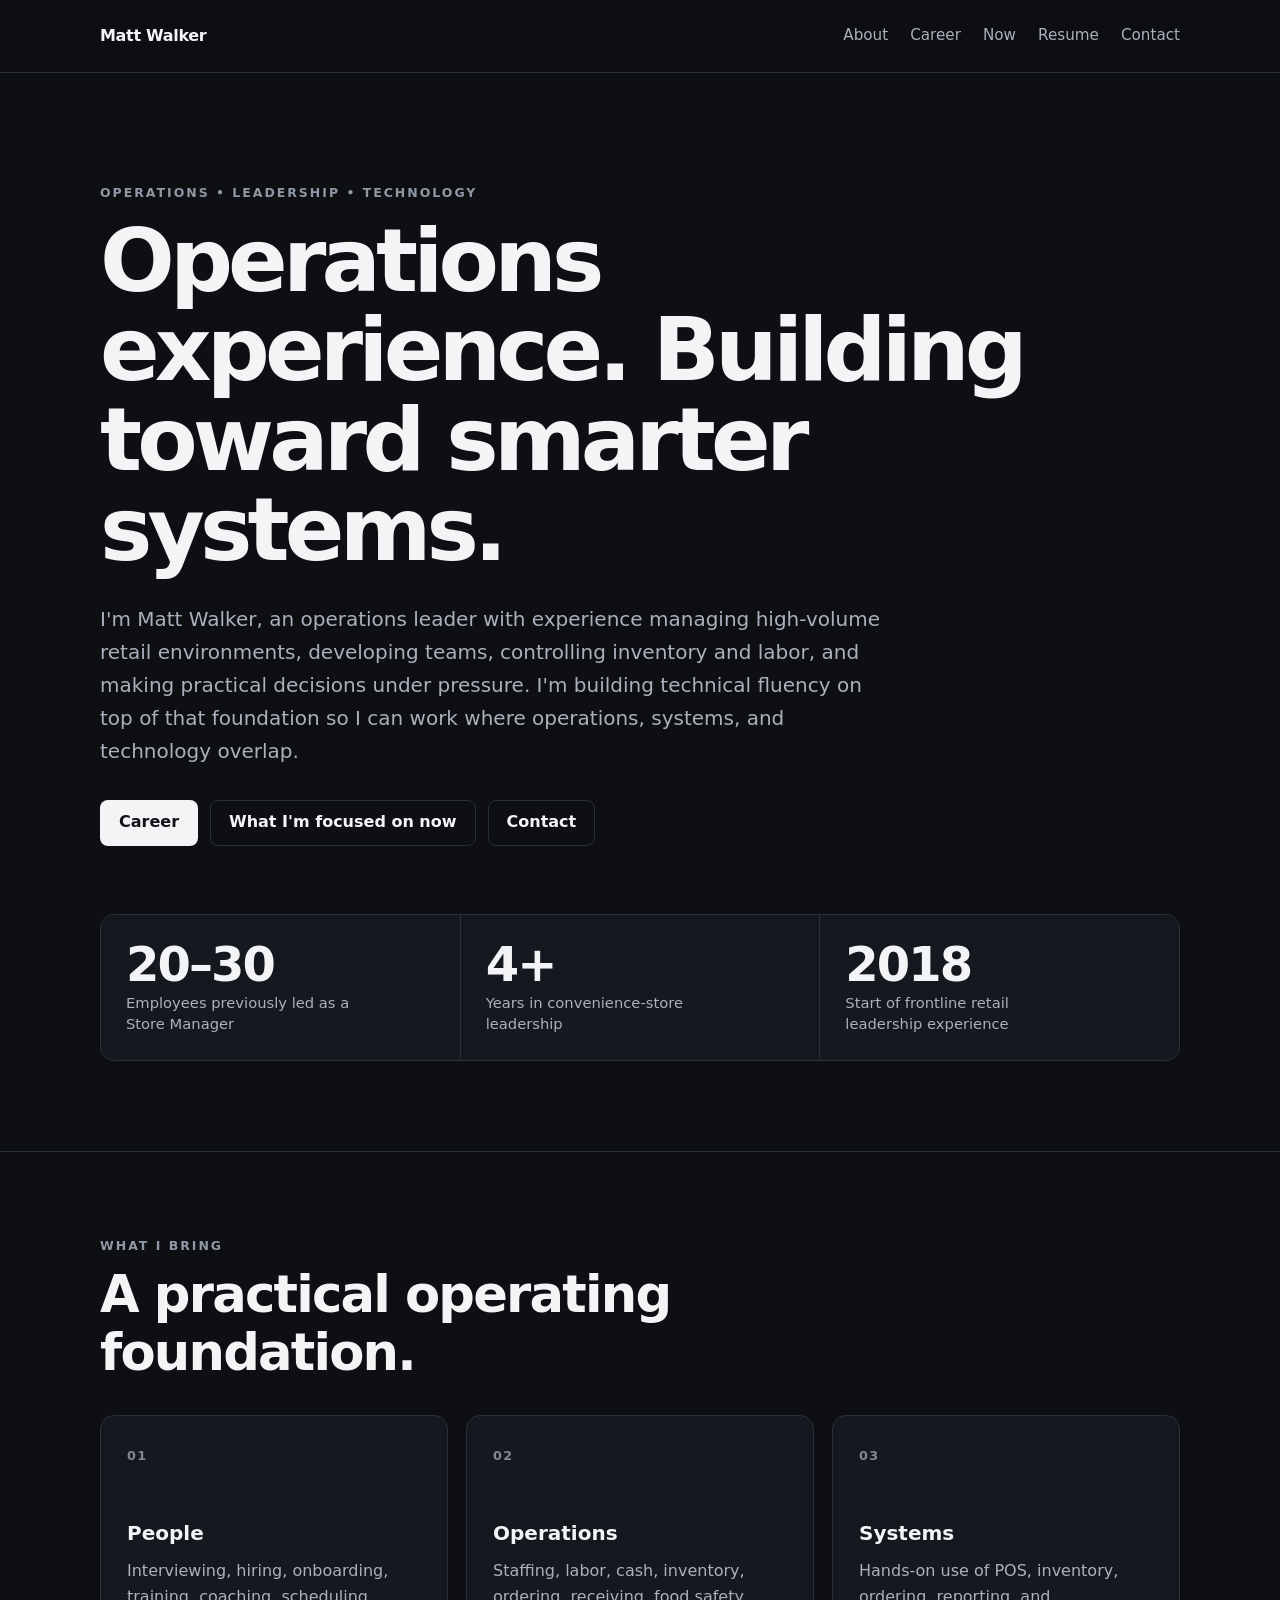
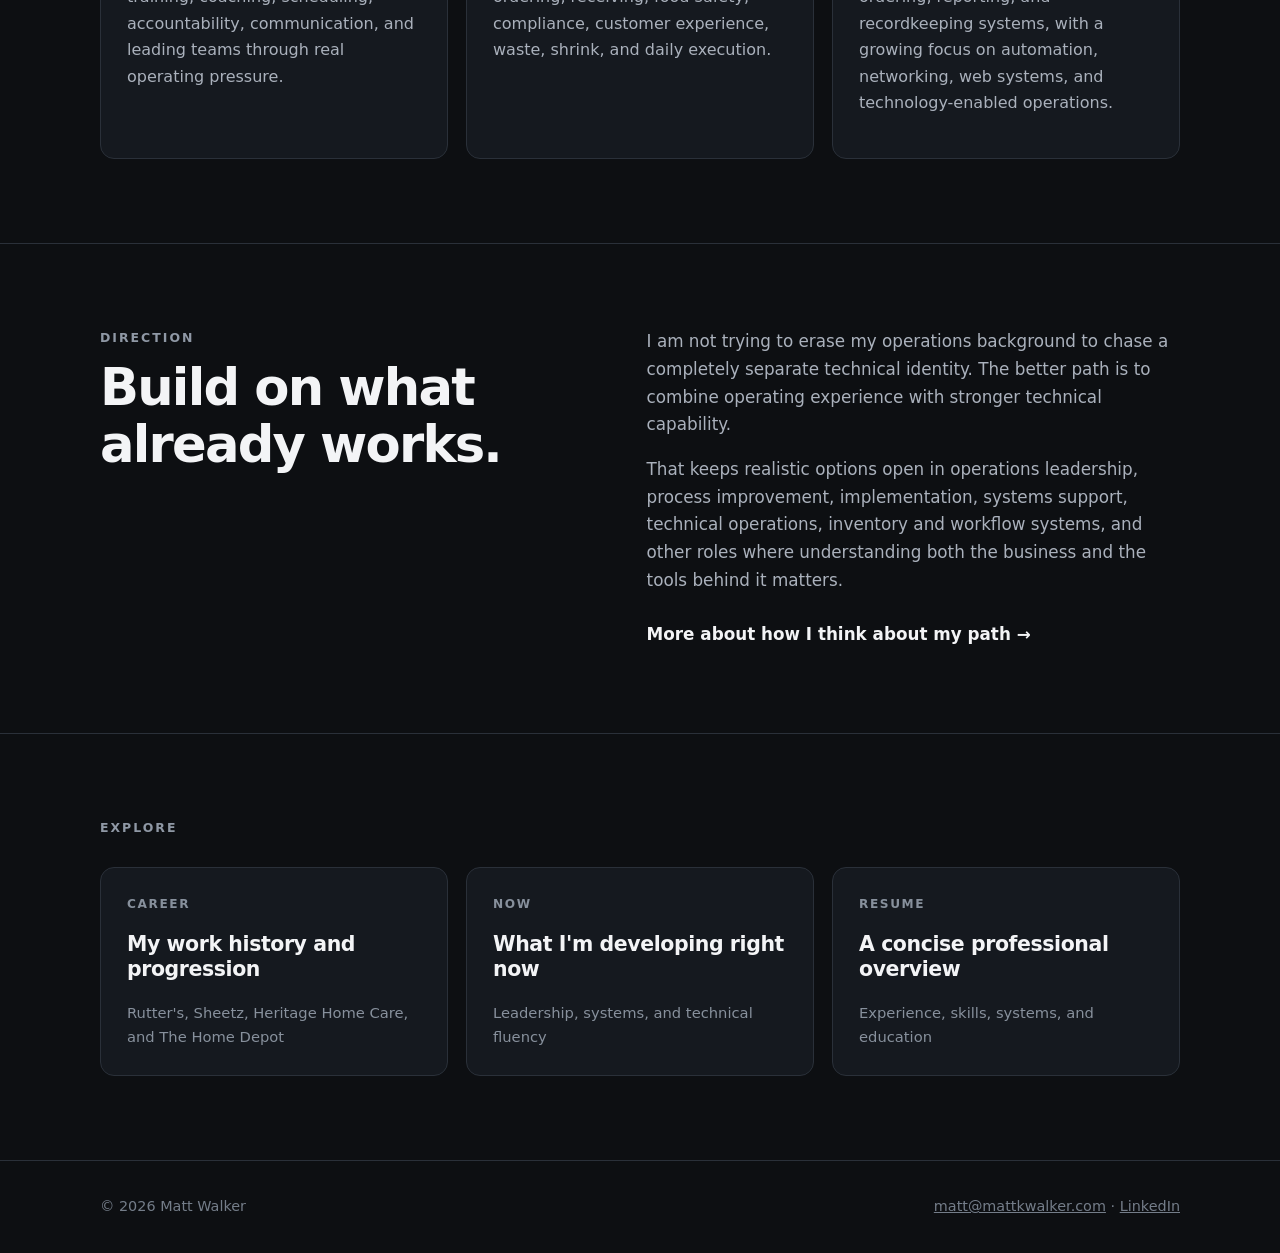
<file: index.html>
<!DOCTYPE html>
<html lang="en">
<head>
  <meta charset="UTF-8">
  <meta name="viewport" content="width=device-width, initial-scale=1.0">
  <meta name="description" content="Matt Walker's professional home base for operations leadership, systems thinking, and technology-enabled work.">
  <meta name="author" content="Matt Walker">
  <meta name="theme-color" content="#0d0f12">
  <meta name="color-scheme" content="dark">
  <link rel="canonical" href="https://mattkwalker.com/">

  <meta property="og:site_name" content="Matt Walker">
  <meta property="og:type" content="website">
  <meta property="og:title" content="Matt Walker | Operations & Technology">
  <meta property="og:description" content="Operations leadership experience with a growing focus on systems, technical fluency, and technology-enabled work.">
  <meta property="og:url" content="https://mattkwalker.com/">
  <meta property="og:locale" content="en_US">

  <meta name="twitter:card" content="summary">
  <meta name="twitter:title" content="Matt Walker | Operations & Technology">
  <meta name="twitter:description" content="Operations leadership experience with a growing focus on systems, technical fluency, and technology-enabled work.">

  <title>Matt Walker | Operations & Technology</title>
  <link rel="icon" href="/favicon.svg" type="image/svg+xml">
  <link rel="manifest" href="/site.webmanifest">
  <link rel="stylesheet" href="/style.css">
  <link rel="stylesheet" href="/polish.css">

  <script type="application/ld+json">
  {
    "@context": "https://schema.org",
    "@type": "Person",
    "name": "Matt Walker",
    "url": "https://mattkwalker.com/",
    "email": "mailto:matt@mattkwalker.com",
    "sameAs": [
      "https://www.linkedin.com/in/matt-walker-426330162"
    ],
    "jobTitle": "Assistant Store Manager",
    "knowsAbout": [
      "Retail operations",
      "Team leadership",
      "Employee training and development",
      "Inventory control",
      "Systems thinking",
      "Technology-enabled operations"
    ]
  }
  </script>
</head>
<body>
  <header class="site-header">
    <div class="container nav-wrap">
      <a class="brand" href="/">Matt Walker</a>
      <nav aria-label="Primary navigation">
        <a href="/about/">About</a>
        <a href="/career/">Career</a>
        <a href="/now/">Now</a>
        <a href="/resume/">Resume</a>
        <a href="/contact/">Contact</a>
      </nav>
    </div>
  </header>

  <main>
    <section class="hero home-hero">
      <div class="container">
        <p class="eyebrow">Operations • Leadership • Technology</p>
        <h1>Operations experience. Building toward smarter systems.</h1>
        <p class="hero-copy">
          I'm Matt Walker, an operations leader with experience managing high-volume retail environments,
          developing teams, controlling inventory and labor, and making practical decisions under pressure.
          I'm building technical fluency on top of that foundation so I can work where operations, systems,
          and technology overlap.
        </p>
        <div class="actions">
          <a class="button primary" href="/career/">Career</a>
          <a class="button secondary" href="/now/">What I'm focused on now</a>
          <a class="button secondary" href="/contact/">Contact</a>
        </div>

        <div class="hero-facts" aria-label="Career highlights">
          <div class="fact">
            <strong>20–30</strong>
            <span>Employees previously led as a Store Manager</span>
          </div>
          <div class="fact">
            <strong>4+</strong>
            <span>Years in convenience-store leadership</span>
          </div>
          <div class="fact">
            <strong>2018</strong>
            <span>Start of frontline retail leadership experience</span>
          </div>
        </div>
      </div>
    </section>

    <section>
      <div class="container">
        <p class="eyebrow">What I Bring</p>
        <h2>A practical operating foundation.</h2>
        <div class="card-grid">
          <article class="card">
            <span class="card-number">01</span>
            <h3>People</h3>
            <p>Interviewing, hiring, onboarding, training, coaching, scheduling, accountability, communication, and leading teams through real operating pressure.</p>
          </article>
          <article class="card">
            <span class="card-number">02</span>
            <h3>Operations</h3>
            <p>Staffing, labor, cash, inventory, ordering, receiving, food safety, compliance, customer experience, waste, shrink, and daily execution.</p>
          </article>
          <article class="card">
            <span class="card-number">03</span>
            <h3>Systems</h3>
            <p>Hands-on use of POS, inventory, ordering, reporting, and recordkeeping systems, with a growing focus on automation, networking, web systems, and technology-enabled operations.</p>
          </article>
        </div>
      </div>
    </section>

    <section>
      <div class="container two-column">
        <div>
          <p class="eyebrow">Direction</p>
          <h2>Build on what already works.</h2>
        </div>
        <div class="section-copy">
          <p>
            I am not trying to erase my operations background to chase a completely separate technical identity.
            The better path is to combine operating experience with stronger technical capability.
          </p>
          <p>
            That keeps realistic options open in operations leadership, process improvement, implementation,
            systems support, technical operations, inventory and workflow systems, and other roles where understanding
            both the business and the tools behind it matters.
          </p>
          <a class="text-link" href="/about/">More about how I think about my path →</a>
        </div>
      </div>
    </section>

    <section>
      <div class="container">
        <p class="eyebrow">Explore</p>
        <div class="link-grid">
          <a class="link-card" href="/career/">
            <span>Career</span>
            <strong>My work history and progression</strong>
            <small>Rutter's, Sheetz, Heritage Home Care, and The Home Depot</small>
          </a>
          <a class="link-card" href="/now/">
            <span>Now</span>
            <strong>What I'm developing right now</strong>
            <small>Leadership, systems, and technical fluency</small>
          </a>
          <a class="link-card" href="/resume/">
            <span>Resume</span>
            <strong>A concise professional overview</strong>
            <small>Experience, skills, systems, and education</small>
          </a>
        </div>
      </div>
    </section>
  </main>

  <footer>
    <div class="container footer-wrap">
      <span>© 2026 Matt Walker</span>
      <span><a href="mailto:matt@mattkwalker.com">matt@mattkwalker.com</a> · <a href="https://www.linkedin.com/in/matt-walker-426330162" target="_blank" rel="noopener noreferrer">LinkedIn</a></span>
    </div>
  </footer>
</body>
</html>
</file>
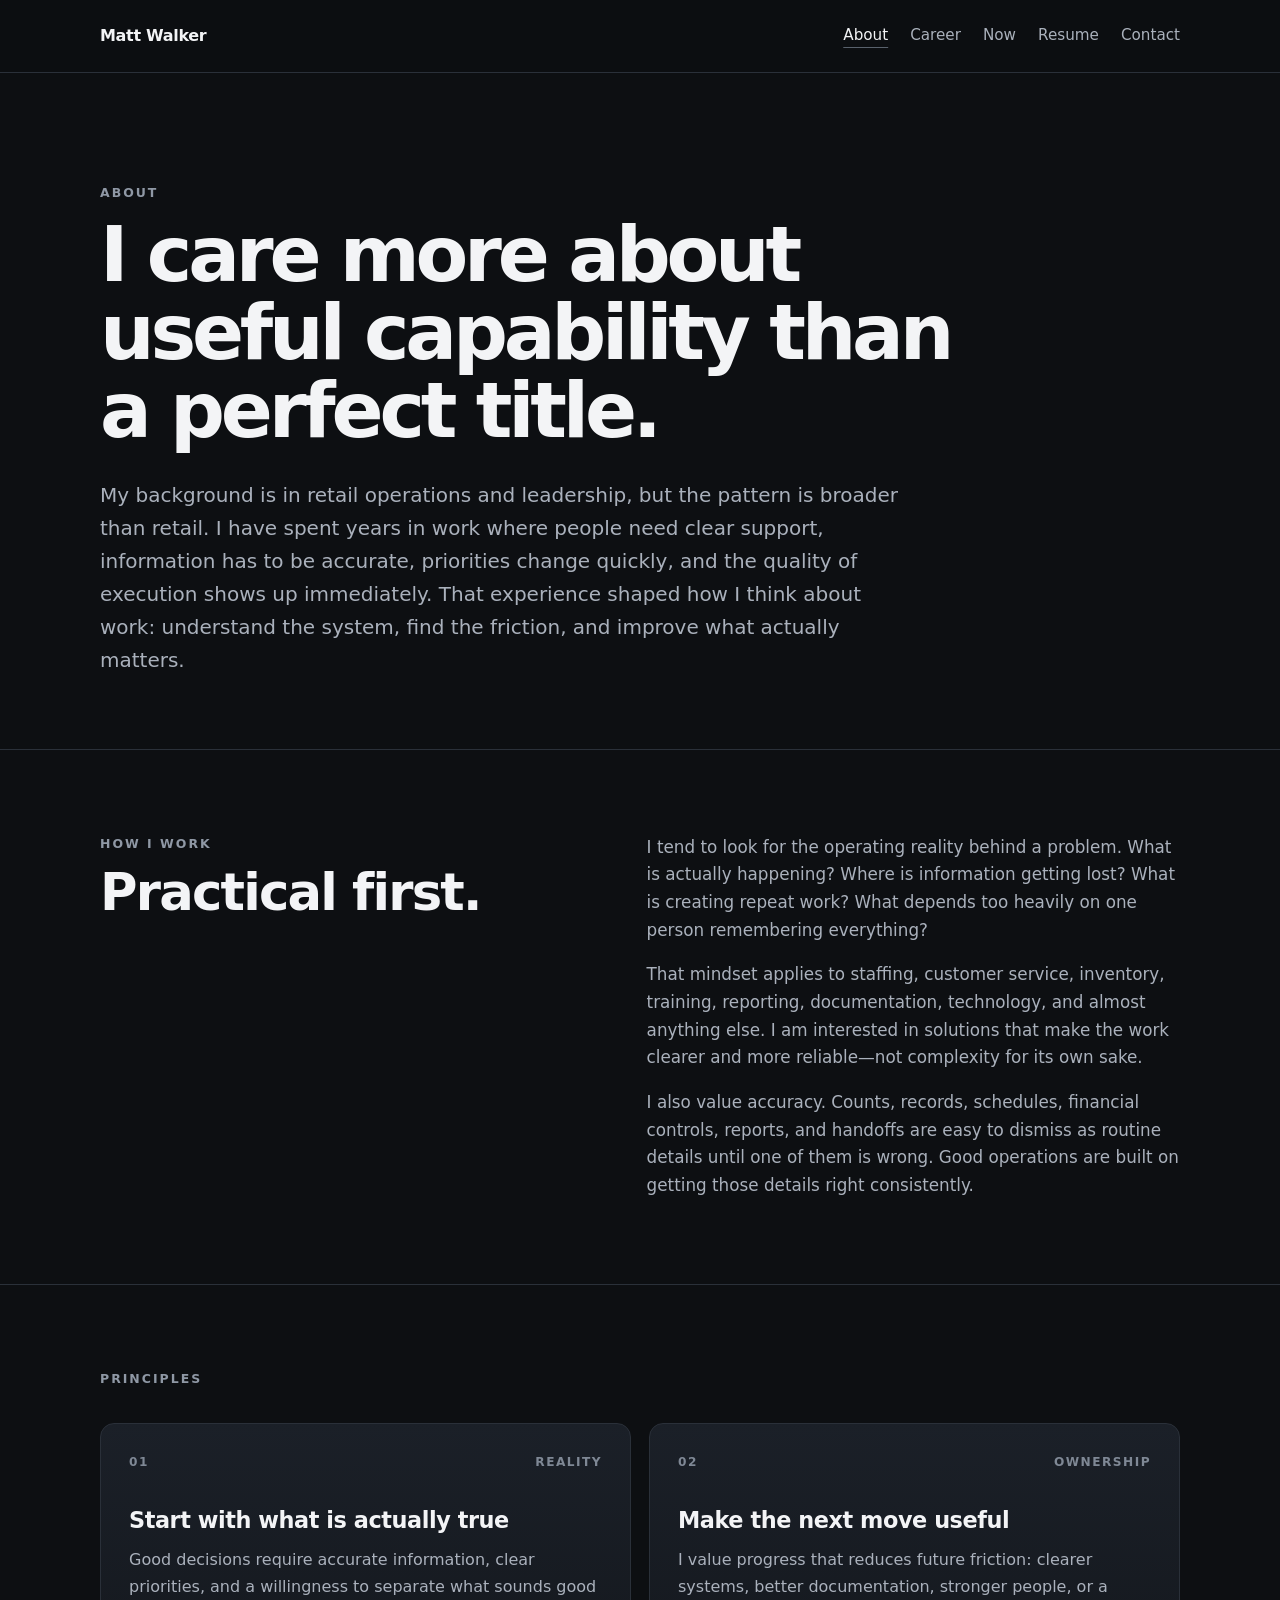
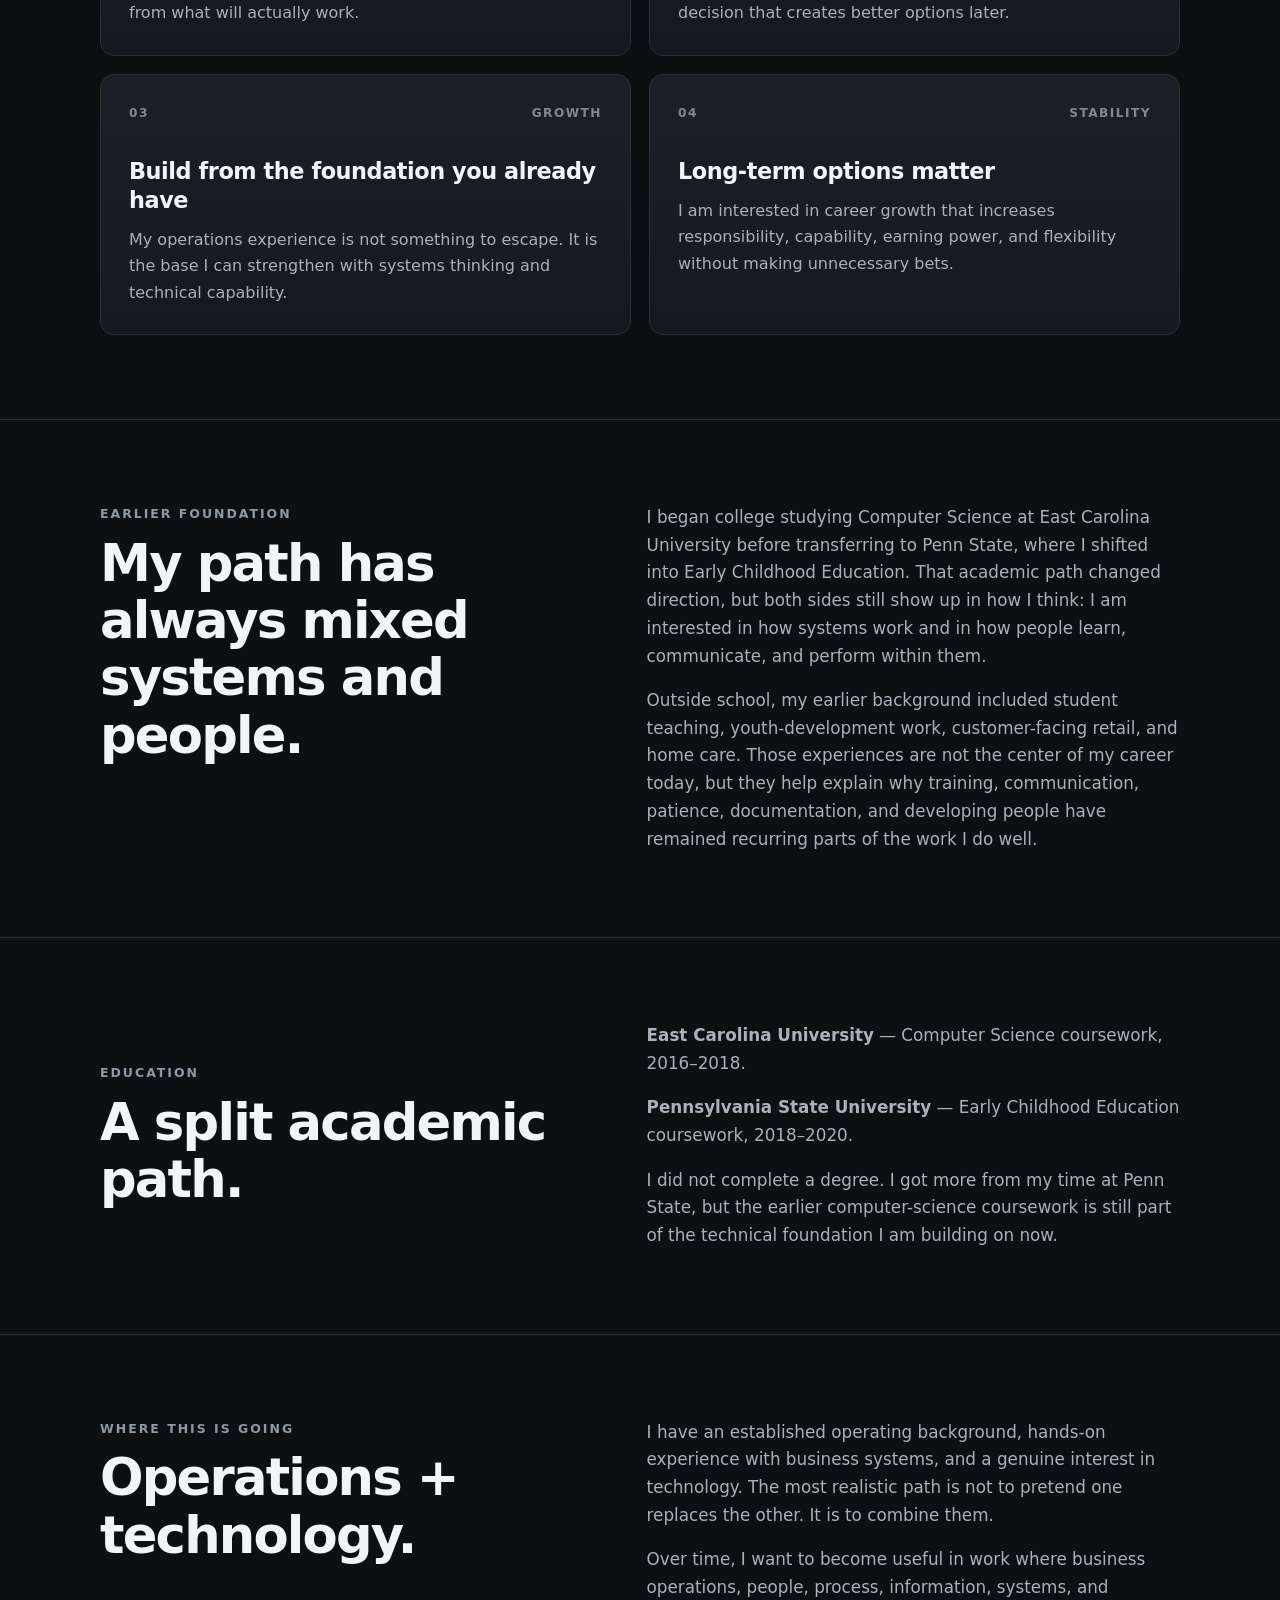
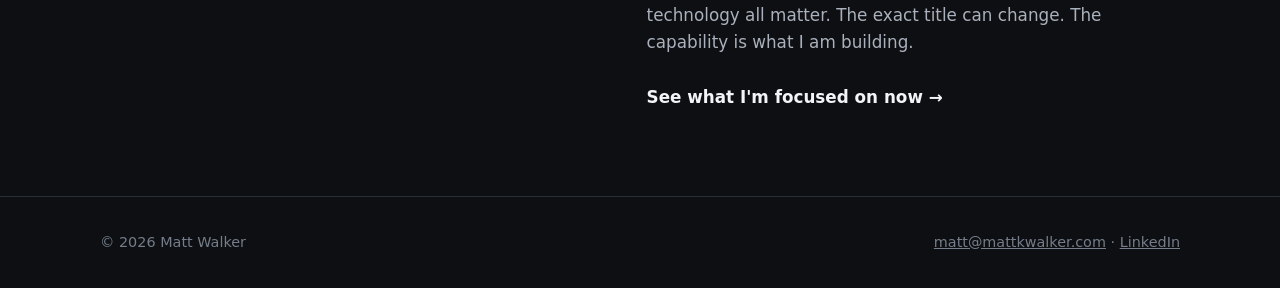
<file: about/index.html>
<!DOCTYPE html>
<html lang="en">
<head>
  <meta charset="UTF-8">
  <meta name="viewport" content="width=device-width, initial-scale=1.0">
  <meta name="description" content="About Matt Walker and the way he approaches operations, leadership, systems thinking, people development, and technology.">
  <meta name="author" content="Matt Walker">
  <meta name="theme-color" content="#0d0f12">
  <meta name="color-scheme" content="dark">
  <link rel="canonical" href="https://mattkwalker.com/about/">

  <meta property="og:site_name" content="Matt Walker">
  <meta property="og:type" content="website">
  <meta property="og:title" content="About | Matt Walker">
  <meta property="og:description" content="How Matt Walker approaches operations, leadership, practical problem-solving, people development, and long-term career growth.">
  <meta property="og:url" content="https://mattkwalker.com/about/">
  <meta property="og:locale" content="en_US">

  <meta name="twitter:card" content="summary">
  <meta name="twitter:title" content="About | Matt Walker">
  <meta name="twitter:description" content="Operations, leadership, people development, practical problem-solving, and a long-term focus on building useful capability.">

  <title>About | Matt Walker</title>
  <link rel="icon" href="/favicon.svg" type="image/svg+xml">
  <link rel="manifest" href="/site.webmanifest">
  <link rel="stylesheet" href="/style.css">
  <link rel="stylesheet" href="/polish.css">
</head>
<body>
  <header class="site-header">
    <div class="container nav-wrap">
      <a class="brand" href="/">Matt Walker</a>
      <nav aria-label="Primary navigation">
        <a class="active" href="/about/">About</a>
        <a href="/career/">Career</a>
        <a href="/now/">Now</a>
        <a href="/resume/">Resume</a>
        <a href="/contact/">Contact</a>
      </nav>
    </div>
  </header>

  <main>
    <section class="page-hero">
      <div class="container">
        <p class="eyebrow">About</p>
        <h1>I care more about useful capability than a perfect title.</h1>
        <p class="hero-copy">
          My background is in retail operations and leadership, but the pattern is broader than retail. I have spent
          years in work where people need clear support, information has to be accurate, priorities change quickly,
          and the quality of execution shows up immediately. That experience shaped how I think about work:
          understand the system, find the friction, and improve what actually matters.
        </p>
      </div>
    </section>

    <section>
      <div class="container two-column">
        <div>
          <p class="eyebrow">How I work</p>
          <h2>Practical first.</h2>
        </div>
        <div class="section-copy">
          <p>I tend to look for the operating reality behind a problem. What is actually happening? Where is information getting lost? What is creating repeat work? What depends too heavily on one person remembering everything?</p>
          <p>That mindset applies to staffing, customer service, inventory, training, reporting, documentation, technology, and almost anything else. I am interested in solutions that make the work clearer and more reliable—not complexity for its own sake.</p>
          <p>I also value accuracy. Counts, records, schedules, financial controls, reports, and handoffs are easy to dismiss as routine details until one of them is wrong. Good operations are built on getting those details right consistently.</p>
        </div>
      </div>
    </section>

    <section>
      <div class="container">
        <p class="eyebrow">Principles</p>
        <div class="capability-grid">
          <article class="capability-card">
            <div class="capability-topline"><span>01</span><span>Reality</span></div>
            <h3>Start with what is actually true</h3>
            <p>Good decisions require accurate information, clear priorities, and a willingness to separate what sounds good from what will actually work.</p>
          </article>
          <article class="capability-card">
            <div class="capability-topline"><span>02</span><span>Ownership</span></div>
            <h3>Make the next move useful</h3>
            <p>I value progress that reduces future friction: clearer systems, better documentation, stronger people, or a decision that creates better options later.</p>
          </article>
          <article class="capability-card">
            <div class="capability-topline"><span>03</span><span>Growth</span></div>
            <h3>Build from the foundation you already have</h3>
            <p>My operations experience is not something to escape. It is the base I can strengthen with systems thinking and technical capability.</p>
          </article>
          <article class="capability-card">
            <div class="capability-topline"><span>04</span><span>Stability</span></div>
            <h3>Long-term options matter</h3>
            <p>I am interested in career growth that increases responsibility, capability, earning power, and flexibility without making unnecessary bets.</p>
          </article>
        </div>
      </div>
    </section>

    <section>
      <div class="container two-column">
        <div>
          <p class="eyebrow">Earlier foundation</p>
          <h2>My path has always mixed systems and people.</h2>
        </div>
        <div class="section-copy">
          <p>I began college studying Computer Science at East Carolina University before transferring to Penn State, where I shifted into Early Childhood Education. That academic path changed direction, but both sides still show up in how I think: I am interested in how systems work and in how people learn, communicate, and perform within them.</p>
          <p>Outside school, my earlier background included student teaching, youth-development work, customer-facing retail, and home care. Those experiences are not the center of my career today, but they help explain why training, communication, patience, documentation, and developing people have remained recurring parts of the work I do well.</p>
        </div>
      </div>
    </section>

    <section>
      <div class="container two-column compact-section">
        <div>
          <p class="eyebrow">Education</p>
          <h2>A split academic path.</h2>
        </div>
        <div class="section-copy">
          <p><strong>East Carolina University</strong> — Computer Science coursework, 2016–2018.</p>
          <p><strong>Pennsylvania State University</strong> — Early Childhood Education coursework, 2018–2020.</p>
          <p>I did not complete a degree. I got more from my time at Penn State, but the earlier computer-science coursework is still part of the technical foundation I am building on now.</p>
        </div>
      </div>
    </section>

    <section>
      <div class="container two-column">
        <div>
          <p class="eyebrow">Where this is going</p>
          <h2>Operations + technology.</h2>
        </div>
        <div class="section-copy">
          <p>I have an established operating background, hands-on experience with business systems, and a genuine interest in technology. The most realistic path is not to pretend one replaces the other. It is to combine them.</p>
          <p>Over time, I want to become useful in work where business operations, people, process, information, systems, and technology all matter. The exact title can change. The capability is what I am building.</p>
          <a class="text-link" href="/now/">See what I'm focused on now →</a>
        </div>
      </div>
    </section>
  </main>

  <footer><div class="container footer-wrap"><span>© 2026 Matt Walker</span><span><a href="mailto:matt@mattkwalker.com">matt@mattkwalker.com</a> · <a href="https://www.linkedin.com/in/matt-walker-426330162" target="_blank" rel="noopener noreferrer">LinkedIn</a></span></div></footer>
</body>
</html>
</file>
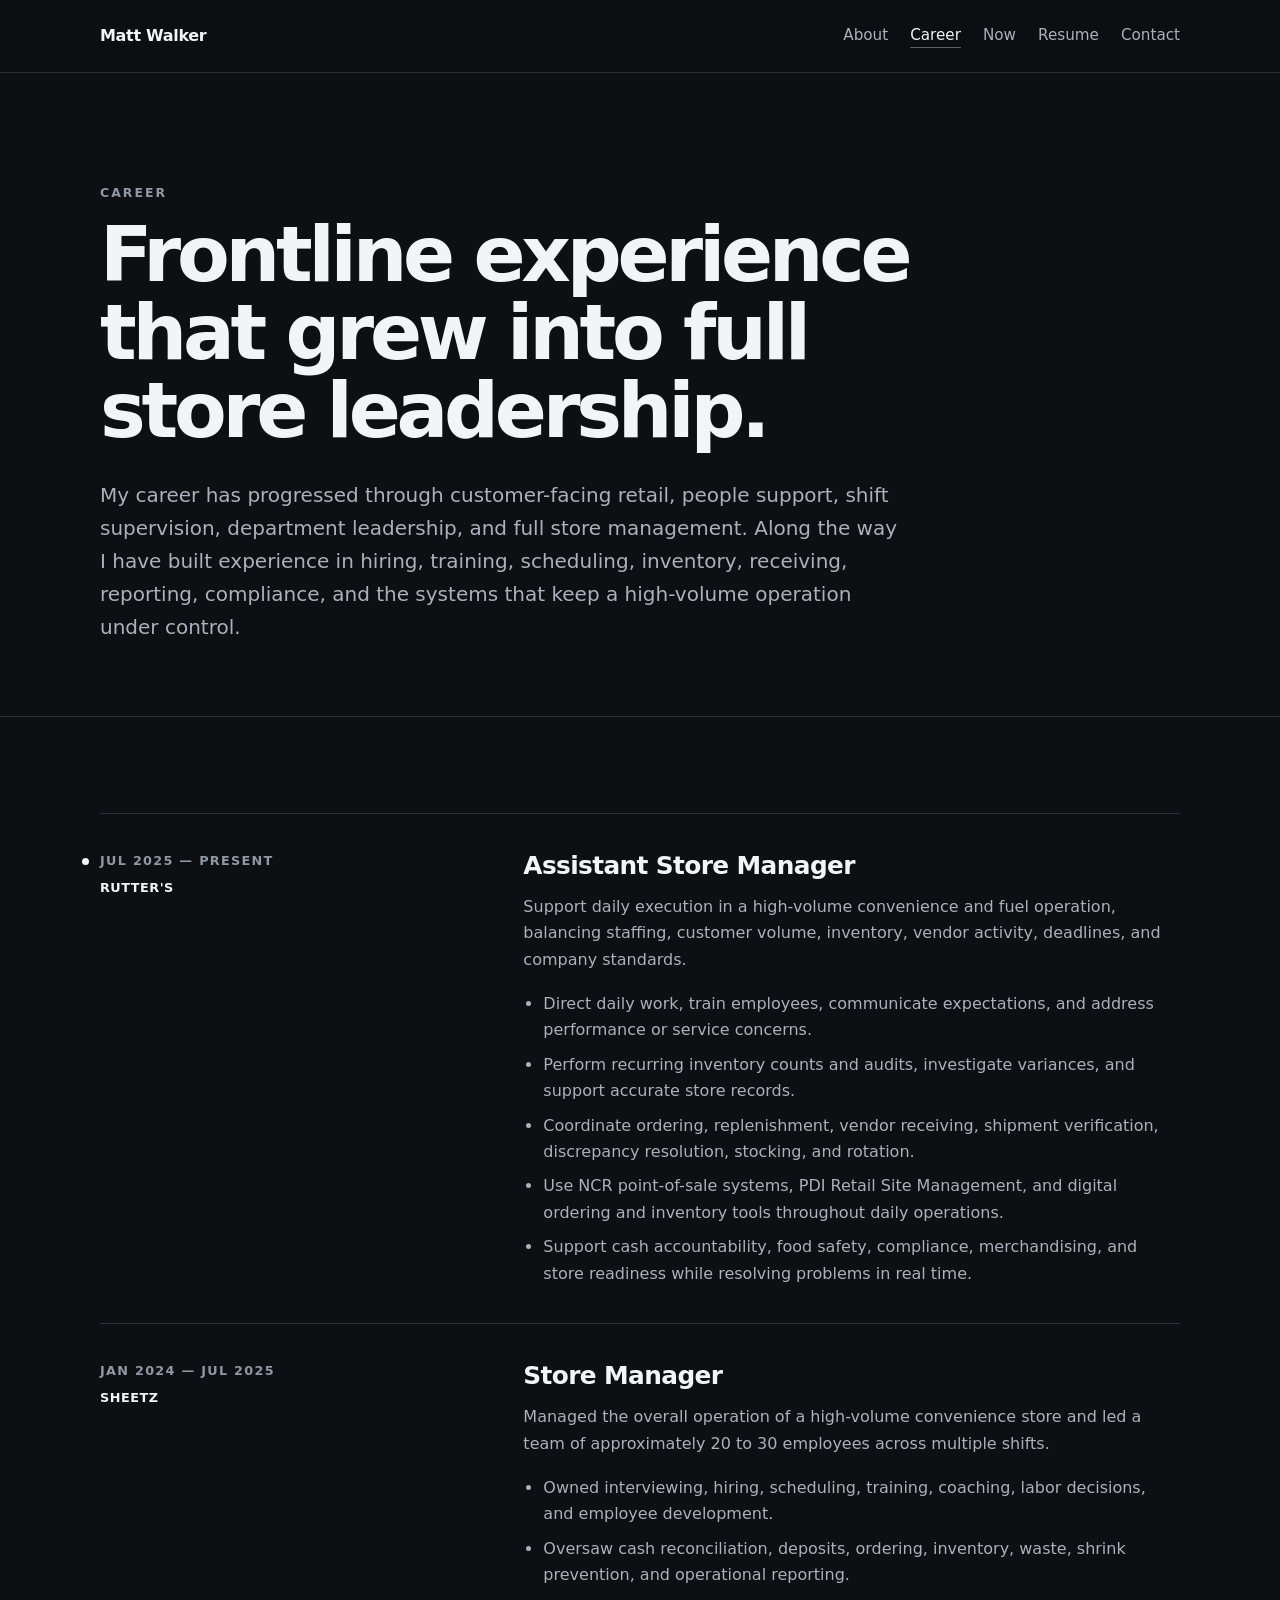
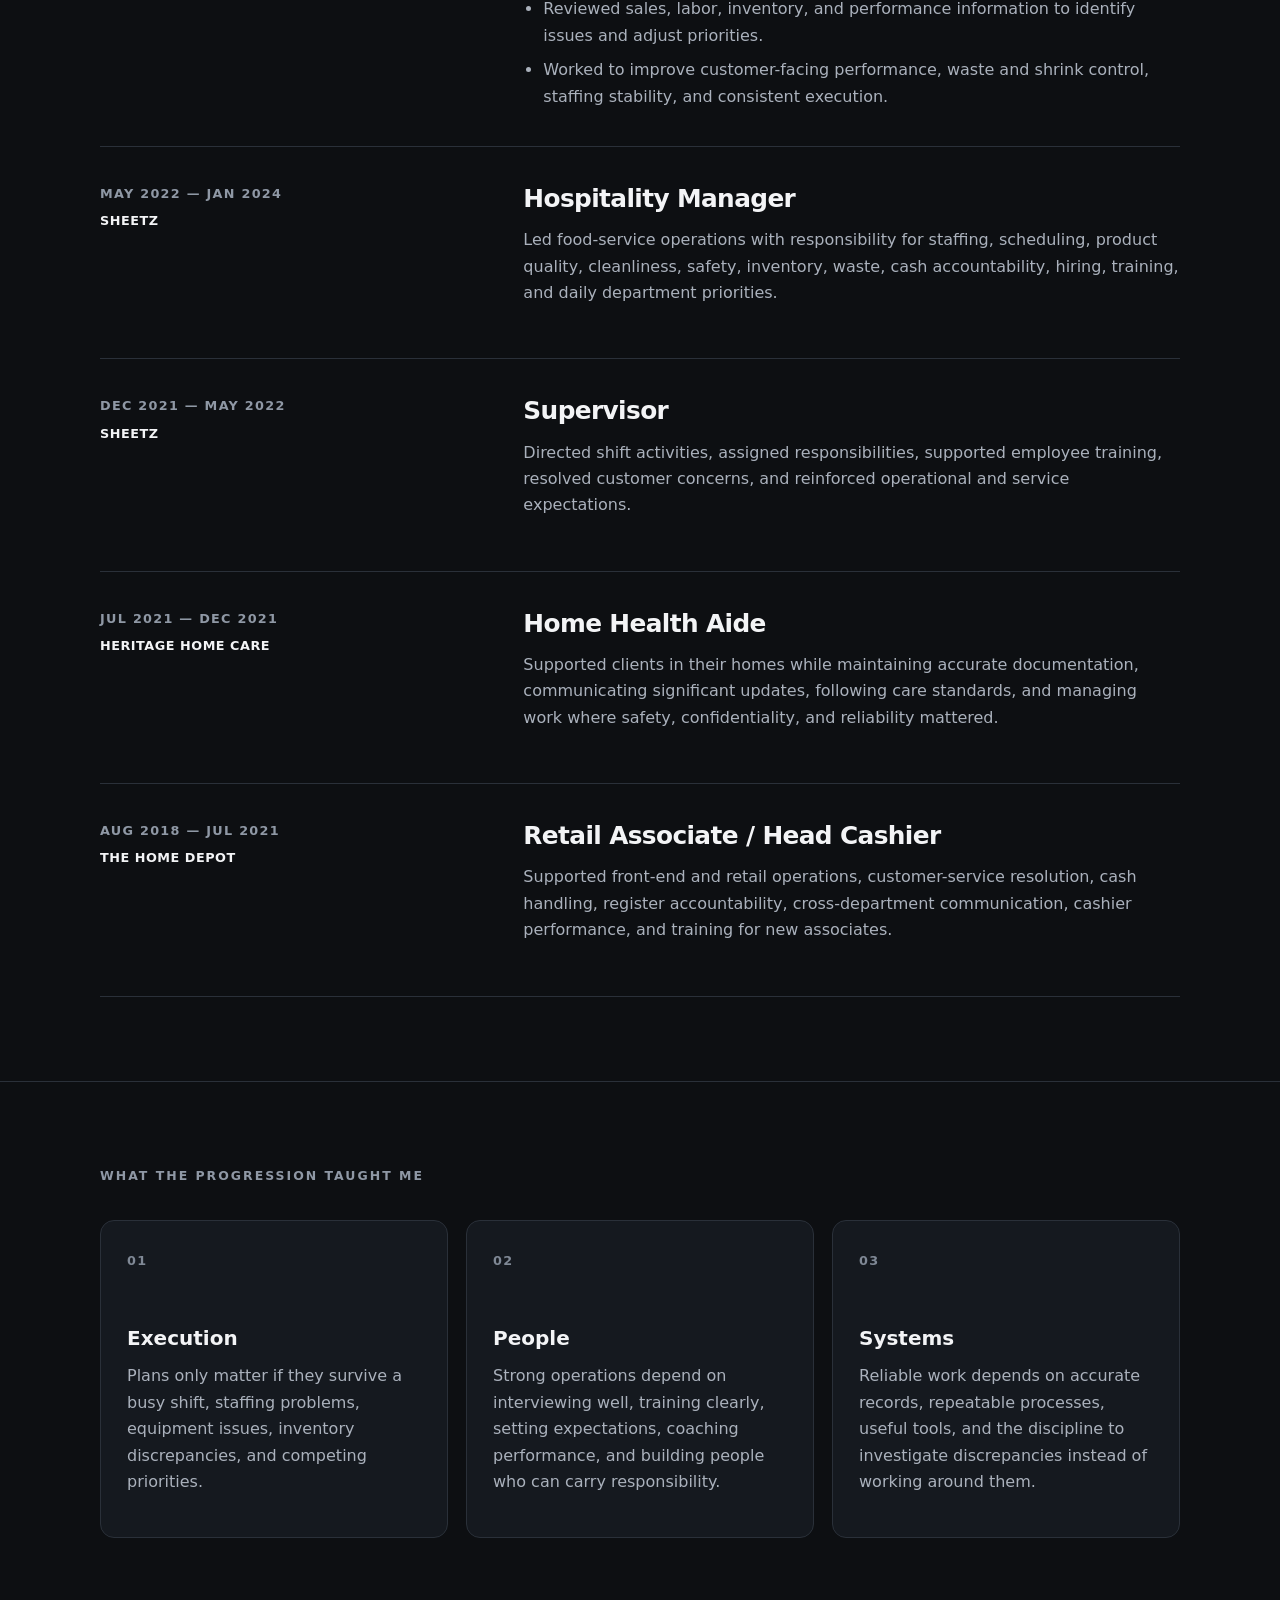
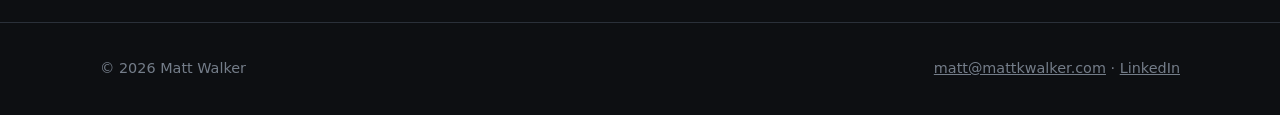
<file: career/index.html>
<!DOCTYPE html>
<html lang="en">
<head>
  <meta charset="UTF-8">
  <meta name="viewport" content="width=device-width, initial-scale=1.0">
  <meta name="description" content="Matt Walker's career progression through retail operations, frontline leadership, full store management, inventory control, and people development.">
  <meta name="author" content="Matt Walker">
  <meta name="theme-color" content="#0d0f12">
  <meta name="color-scheme" content="dark">
  <link rel="canonical" href="https://mattkwalker.com/career/">

  <meta property="og:site_name" content="Matt Walker">
  <meta property="og:type" content="website">
  <meta property="og:title" content="Career | Matt Walker">
  <meta property="og:description" content="Career progression through frontline retail, shift supervision, department leadership, full store management, and operations systems.">
  <meta property="og:url" content="https://mattkwalker.com/career/">
  <meta property="og:locale" content="en_US">

  <meta name="twitter:card" content="summary">
  <meta name="twitter:title" content="Career | Matt Walker">
  <meta name="twitter:description" content="Career progression through frontline retail, shift supervision, department leadership, full store management, and operations systems.">

  <title>Career | Matt Walker</title>
  <link rel="icon" href="/favicon.svg" type="image/svg+xml">
  <link rel="manifest" href="/site.webmanifest">
  <link rel="stylesheet" href="/style.css">
  <link rel="stylesheet" href="/polish.css">
</head>
<body>
  <header class="site-header">
    <div class="container nav-wrap">
      <a class="brand" href="/">Matt Walker</a>
      <nav aria-label="Primary navigation">
        <a href="/about/">About</a>
        <a class="active" href="/career/">Career</a>
        <a href="/now/">Now</a>
        <a href="/resume/">Resume</a>
        <a href="/contact/">Contact</a>
      </nav>
    </div>
  </header>

  <main>
    <section class="page-hero">
      <div class="container">
        <p class="eyebrow">Career</p>
        <h1>Frontline experience that grew into full store leadership.</h1>
        <p class="hero-copy">
          My career has progressed through customer-facing retail, people support, shift supervision,
          department leadership, and full store management. Along the way I have built experience in hiring,
          training, scheduling, inventory, receiving, reporting, compliance, and the systems that keep a high-volume
          operation under control.
        </p>
      </div>
    </section>

    <section>
      <div class="container">
        <div class="timeline">
          <article class="timeline-item current">
            <div class="timeline-meta">
              <span class="timeline-date">Jul 2025 — Present</span>
              <span class="timeline-company">Rutter's</span>
            </div>
            <div class="timeline-content">
              <h3>Assistant Store Manager</h3>
              <p>Support daily execution in a high-volume convenience and fuel operation, balancing staffing, customer volume, inventory, vendor activity, deadlines, and company standards.</p>
              <ul class="clean-list compact">
                <li>Direct daily work, train employees, communicate expectations, and address performance or service concerns.</li>
                <li>Perform recurring inventory counts and audits, investigate variances, and support accurate store records.</li>
                <li>Coordinate ordering, replenishment, vendor receiving, shipment verification, discrepancy resolution, stocking, and rotation.</li>
                <li>Use NCR point-of-sale systems, PDI Retail Site Management, and digital ordering and inventory tools throughout daily operations.</li>
                <li>Support cash accountability, food safety, compliance, merchandising, and store readiness while resolving problems in real time.</li>
              </ul>
            </div>
          </article>

          <article class="timeline-item">
            <div class="timeline-meta">
              <span class="timeline-date">Jan 2024 — Jul 2025</span>
              <span class="timeline-company">Sheetz</span>
            </div>
            <div class="timeline-content">
              <h3>Store Manager</h3>
              <p>Managed the overall operation of a high-volume convenience store and led a team of approximately 20 to 30 employees across multiple shifts.</p>
              <ul class="clean-list compact">
                <li>Owned interviewing, hiring, scheduling, training, coaching, labor decisions, and employee development.</li>
                <li>Oversaw cash reconciliation, deposits, ordering, inventory, waste, shrink prevention, and operational reporting.</li>
                <li>Reviewed sales, labor, inventory, and performance information to identify issues and adjust priorities.</li>
                <li>Worked to improve customer-facing performance, waste and shrink control, staffing stability, and consistent execution.</li>
              </ul>
            </div>
          </article>

          <article class="timeline-item">
            <div class="timeline-meta">
              <span class="timeline-date">May 2022 — Jan 2024</span>
              <span class="timeline-company">Sheetz</span>
            </div>
            <div class="timeline-content">
              <h3>Hospitality Manager</h3>
              <p>Led food-service operations with responsibility for staffing, scheduling, product quality, cleanliness, safety, inventory, waste, cash accountability, hiring, training, and daily department priorities.</p>
            </div>
          </article>

          <article class="timeline-item">
            <div class="timeline-meta">
              <span class="timeline-date">Dec 2021 — May 2022</span>
              <span class="timeline-company">Sheetz</span>
            </div>
            <div class="timeline-content">
              <h3>Supervisor</h3>
              <p>Directed shift activities, assigned responsibilities, supported employee training, resolved customer concerns, and reinforced operational and service expectations.</p>
            </div>
          </article>

          <article class="timeline-item">
            <div class="timeline-meta">
              <span class="timeline-date">Jul 2021 — Dec 2021</span>
              <span class="timeline-company">Heritage Home Care</span>
            </div>
            <div class="timeline-content">
              <h3>Home Health Aide</h3>
              <p>Supported clients in their homes while maintaining accurate documentation, communicating significant updates, following care standards, and managing work where safety, confidentiality, and reliability mattered.</p>
            </div>
          </article>

          <article class="timeline-item">
            <div class="timeline-meta">
              <span class="timeline-date">Aug 2018 — Jul 2021</span>
              <span class="timeline-company">The Home Depot</span>
            </div>
            <div class="timeline-content">
              <h3>Retail Associate / Head Cashier</h3>
              <p>Supported front-end and retail operations, customer-service resolution, cash handling, register accountability, cross-department communication, cashier performance, and training for new associates.</p>
            </div>
          </article>
        </div>
      </div>
    </section>

    <section>
      <div class="container">
        <p class="eyebrow">What the progression taught me</p>
        <div class="card-grid">
          <article class="card"><span class="card-number">01</span><h3>Execution</h3><p>Plans only matter if they survive a busy shift, staffing problems, equipment issues, inventory discrepancies, and competing priorities.</p></article>
          <article class="card"><span class="card-number">02</span><h3>People</h3><p>Strong operations depend on interviewing well, training clearly, setting expectations, coaching performance, and building people who can carry responsibility.</p></article>
          <article class="card"><span class="card-number">03</span><h3>Systems</h3><p>Reliable work depends on accurate records, repeatable processes, useful tools, and the discipline to investigate discrepancies instead of working around them.</p></article>
        </div>
      </div>
    </section>
  </main>

  <footer><div class="container footer-wrap"><span>© 2026 Matt Walker</span><span><a href="mailto:matt@mattkwalker.com">matt@mattkwalker.com</a> · <a href="https://www.linkedin.com/in/matt-walker-426330162" target="_blank" rel="noopener noreferrer">LinkedIn</a></span></div></footer>
</body>
</html>
</file>
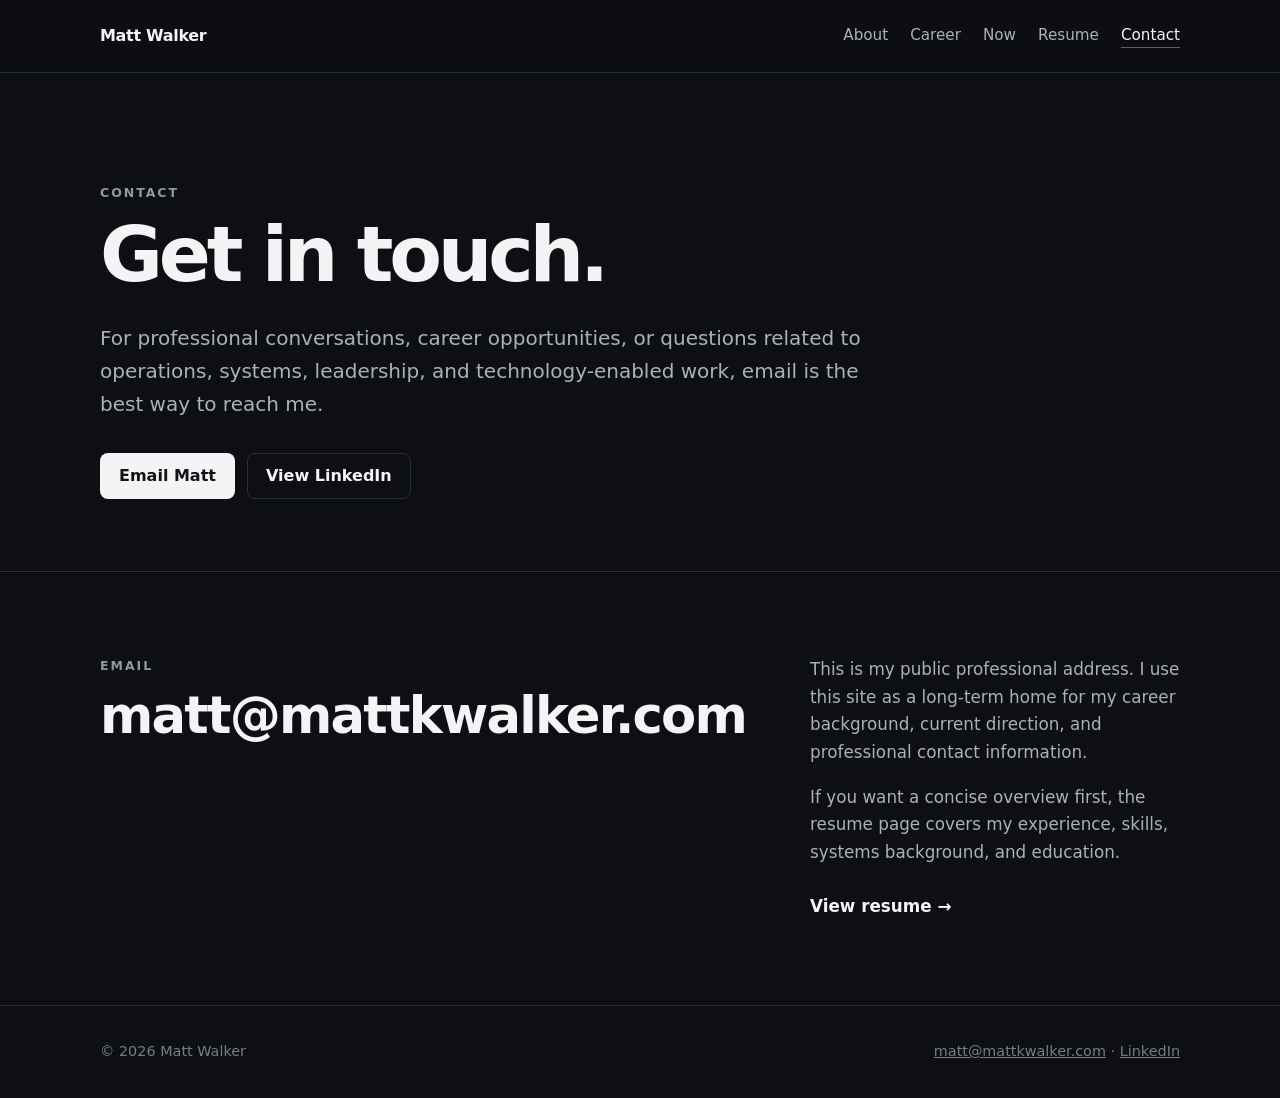
<file: contact/index.html>
<!DOCTYPE html>
<html lang="en">
<head>
  <meta charset="UTF-8">
  <meta name="viewport" content="width=device-width, initial-scale=1.0">
  <meta name="description" content="Contact Matt Walker for professional conversations related to operations, leadership, systems, and technology-enabled work.">
  <meta name="author" content="Matt Walker">
  <meta name="theme-color" content="#0d0f12">
  <meta name="color-scheme" content="dark">
  <link rel="canonical" href="https://mattkwalker.com/contact/">

  <meta property="og:site_name" content="Matt Walker">
  <meta property="og:type" content="website">
  <meta property="og:title" content="Contact | Matt Walker">
  <meta property="og:description" content="Professional contact information for Matt Walker.">
  <meta property="og:url" content="https://mattkwalker.com/contact/">
  <meta property="og:locale" content="en_US">

  <meta name="twitter:card" content="summary">
  <meta name="twitter:title" content="Contact | Matt Walker">
  <meta name="twitter:description" content="Professional contact information for Matt Walker.">

  <title>Contact | Matt Walker</title>
  <link rel="icon" href="/favicon.svg" type="image/svg+xml">
  <link rel="manifest" href="/site.webmanifest">
  <link rel="stylesheet" href="/style.css">
  <link rel="stylesheet" href="/polish.css">
</head>
<body>
  <header class="site-header">
    <div class="container nav-wrap">
      <a class="brand" href="/">Matt Walker</a>
      <nav aria-label="Primary navigation">
        <a href="/about/">About</a>
        <a href="/career/">Career</a>
        <a href="/now/">Now</a>
        <a href="/resume/">Resume</a>
        <a class="active" href="/contact/">Contact</a>
      </nav>
    </div>
  </header>

  <main>
    <section class="page-hero">
      <div class="container">
        <p class="eyebrow">Contact</p>
        <h1>Get in touch.</h1>
        <p class="hero-copy">
          For professional conversations, career opportunities, or questions related to operations, systems,
          leadership, and technology-enabled work, email is the best way to reach me.
        </p>
        <div class="actions">
          <a class="button primary" href="mailto:matt@mattkwalker.com" onclick="return openEmailInNewTab(event, this.href);">Email Matt</a>
          <a class="button secondary" href="https://www.linkedin.com/in/matt-walker-426330162" target="_blank" rel="noopener noreferrer">View LinkedIn</a>
        </div>
      </div>
    </section>

    <section>
      <div class="container two-column">
        <div>
          <p class="eyebrow">Email</p>
          <h2>matt@mattkwalker.com</h2>
        </div>
        <div class="section-copy">
          <p>
            This is my public professional address. I use this site as a long-term home for my career background,
            current direction, and professional contact information.
          </p>
          <p>
            If you want a concise overview first, the resume page covers my experience, skills, systems background,
            and education.
          </p>
          <a class="text-link" href="/resume/">View resume →</a>
        </div>
      </div>
    </section>
  </main>

  <footer>
    <div class="container footer-wrap">
      <span>© 2026 Matt Walker</span>
      <span><a href="mailto:matt@mattkwalker.com">matt@mattkwalker.com</a> · <a href="https://www.linkedin.com/in/matt-walker-426330162" target="_blank" rel="noopener noreferrer">LinkedIn</a></span>
    </div>
  </footer>

  <script>
    function openEmailInNewTab(event, mailtoUrl) {
      event.preventDefault();

      // Open a real browsing context first, then hand the mailto URL to it.
      // This is more reliable with browser-based protocol handlers such as Gmail
      // than relying on target="_blank" directly on a mailto link.
      const emailTab = window.open('about:blank', '_blank');

      if (emailTab) {
        emailTab.opener = null;
        emailTab.location.href = mailtoUrl;
      }

      return false;
    }
  </script>
</body>
</html>
</file>
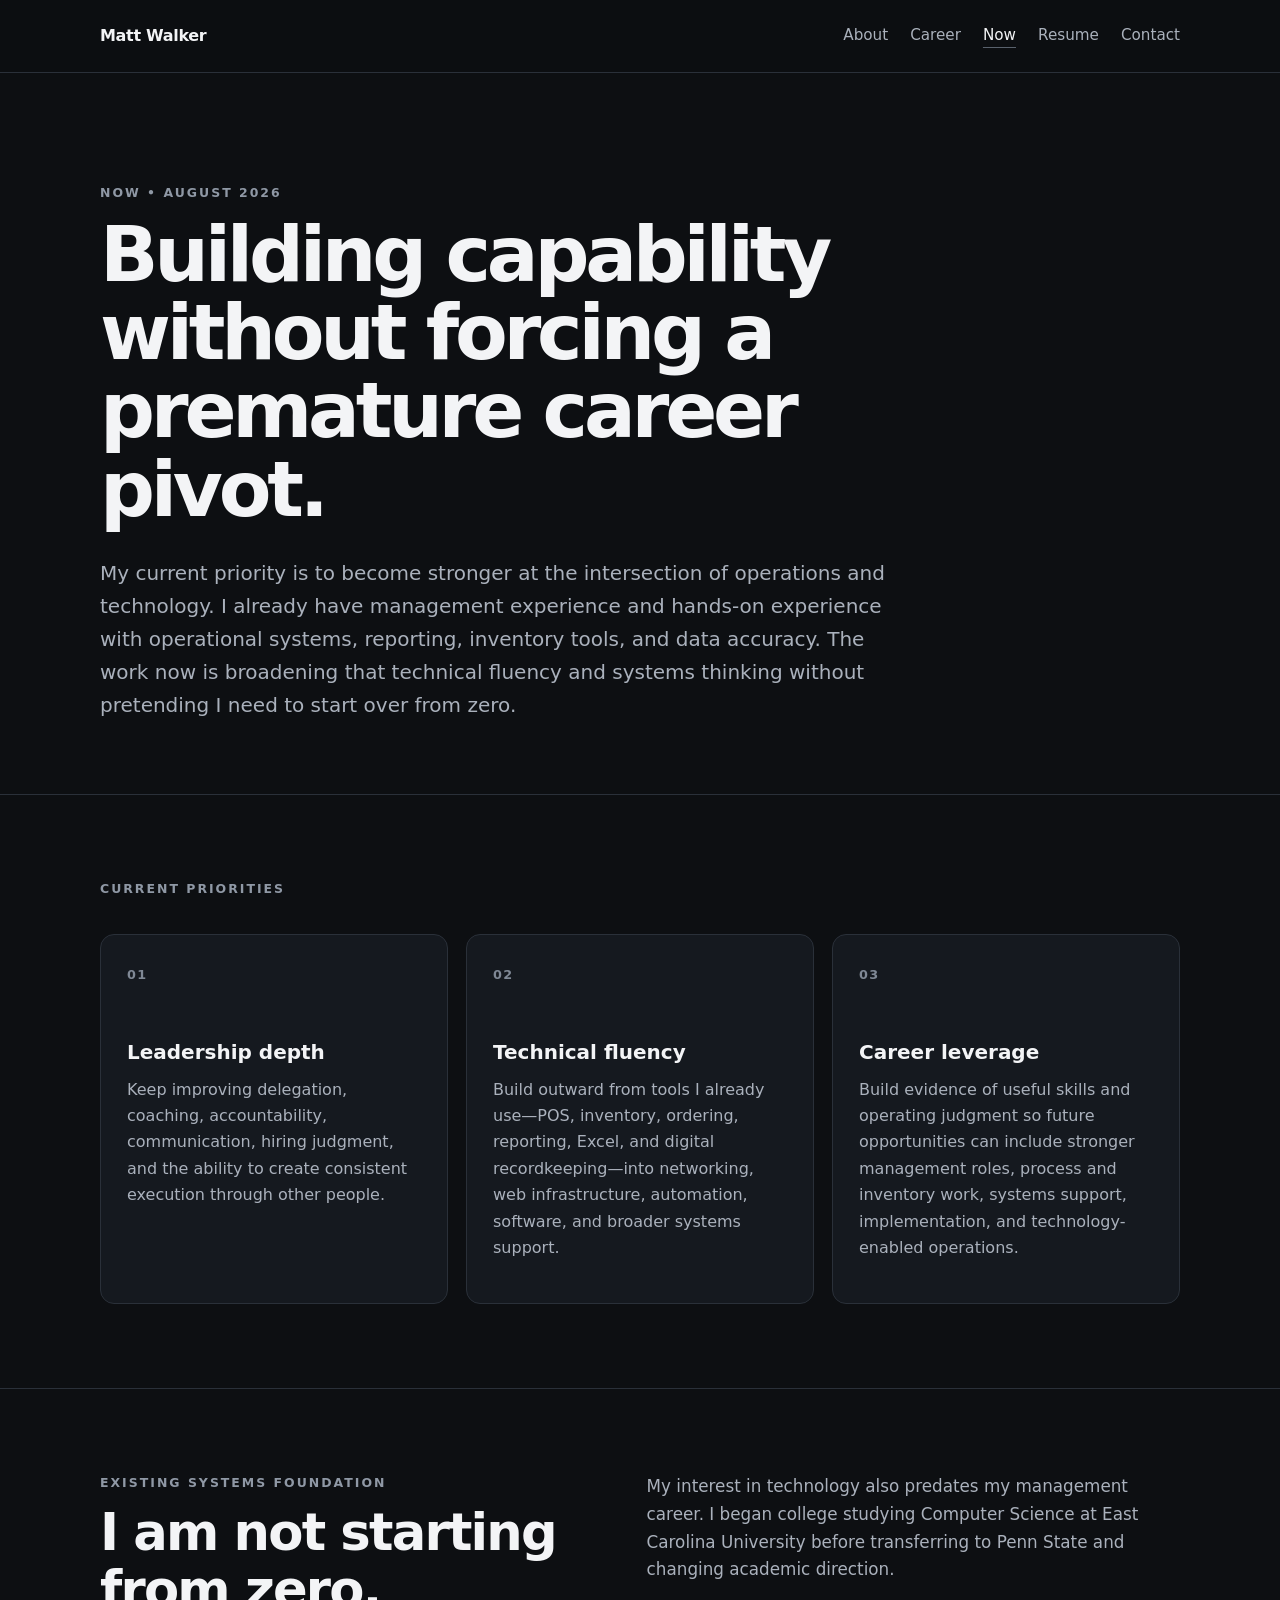
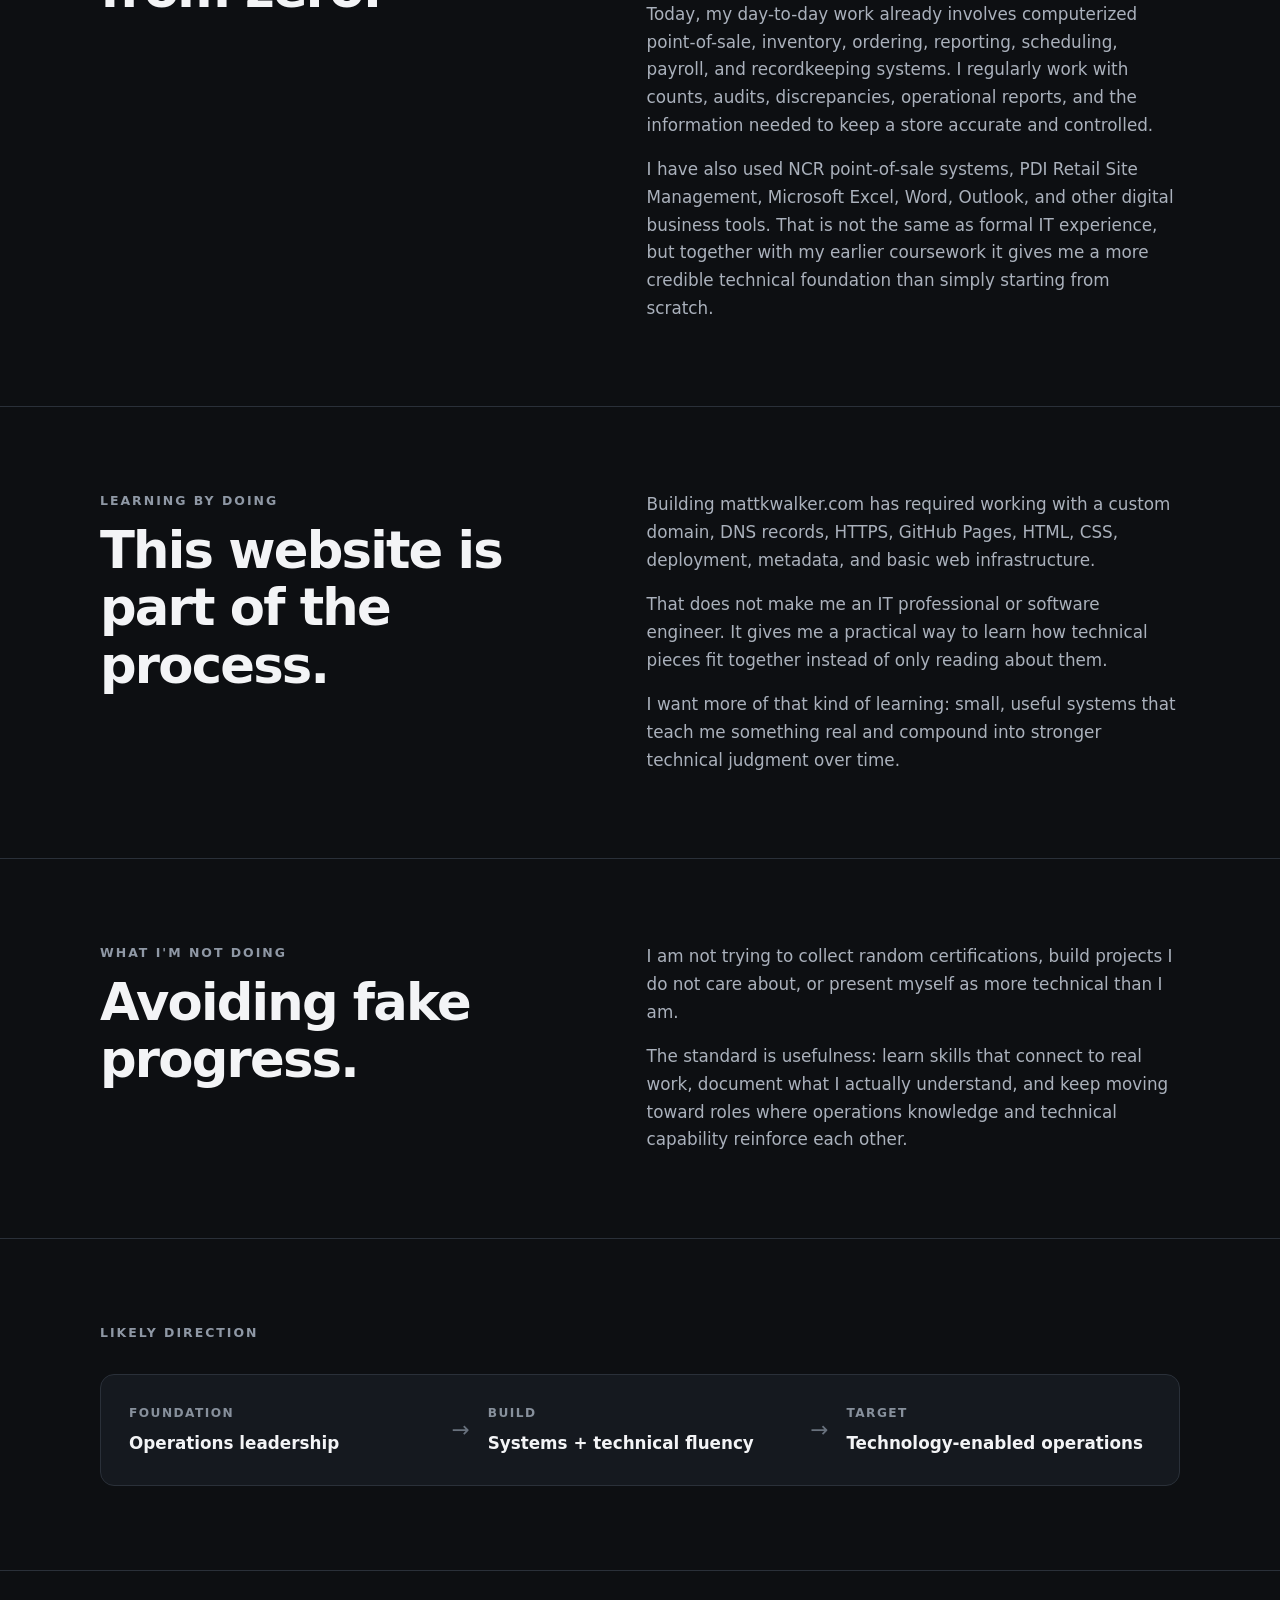
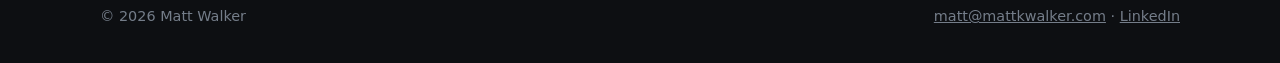
<file: now/index.html>
<!DOCTYPE html>
<html lang="en">
<head>
  <meta charset="UTF-8">
  <meta name="viewport" content="width=device-width, initial-scale=1.0">
  <meta name="description" content="What Matt Walker is focused on now: leadership depth, systems thinking, technical fluency, and technology-enabled operations.">
  <meta name="author" content="Matt Walker">
  <meta name="theme-color" content="#0d0f12">
  <meta name="color-scheme" content="dark">
  <link rel="canonical" href="https://mattkwalker.com/now/">

  <meta property="og:site_name" content="Matt Walker">
  <meta property="og:type" content="website">
  <meta property="og:title" content="Now | Matt Walker">
  <meta property="og:description" content="Current focus: leadership depth, technical fluency, systems thinking, and building toward technology-enabled operations.">
  <meta property="og:url" content="https://mattkwalker.com/now/">
  <meta property="og:locale" content="en_US">

  <meta name="twitter:card" content="summary">
  <meta name="twitter:title" content="Now | Matt Walker">
  <meta name="twitter:description" content="Leadership depth, technical fluency, systems thinking, and a realistic path toward technology-enabled operations.">

  <title>Now | Matt Walker</title>
  <link rel="icon" href="/favicon.svg" type="image/svg+xml">
  <link rel="manifest" href="/site.webmanifest">
  <link rel="stylesheet" href="/style.css">
  <link rel="stylesheet" href="/polish.css">
</head>
<body>
  <header class="site-header">
    <div class="container nav-wrap">
      <a class="brand" href="/">Matt Walker</a>
      <nav aria-label="Primary navigation">
        <a href="/about/">About</a>
        <a href="/career/">Career</a>
        <a class="active" href="/now/">Now</a>
        <a href="/resume/">Resume</a>
        <a href="/contact/">Contact</a>
      </nav>
    </div>
  </header>

  <main>
    <section class="page-hero">
      <div class="container">
        <p class="eyebrow">Now • August 2026</p>
        <h1>Building capability without forcing a premature career pivot.</h1>
        <p class="hero-copy">
          My current priority is to become stronger at the intersection of operations and technology. I already have
          management experience and hands-on experience with operational systems, reporting, inventory tools, and data
          accuracy. The work now is broadening that technical fluency and systems thinking without pretending I need to
          start over from zero.
        </p>
      </div>
    </section>

    <section>
      <div class="container">
        <p class="eyebrow">Current priorities</p>
        <div class="card-grid">
          <article class="card">
            <span class="card-number">01</span>
            <h3>Leadership depth</h3>
            <p>Keep improving delegation, coaching, accountability, communication, hiring judgment, and the ability to create consistent execution through other people.</p>
          </article>
          <article class="card">
            <span class="card-number">02</span>
            <h3>Technical fluency</h3>
            <p>Build outward from tools I already use—POS, inventory, ordering, reporting, Excel, and digital recordkeeping—into networking, web infrastructure, automation, software, and broader systems support.</p>
          </article>
          <article class="card">
            <span class="card-number">03</span>
            <h3>Career leverage</h3>
            <p>Build evidence of useful skills and operating judgment so future opportunities can include stronger management roles, process and inventory work, systems support, implementation, and technology-enabled operations.</p>
          </article>
        </div>
      </div>
    </section>

    <section>
      <div class="container two-column">
        <div>
          <p class="eyebrow">Existing systems foundation</p>
          <h2>I am not starting from zero.</h2>
        </div>
        <div class="section-copy">
          <p>My interest in technology also predates my management career. I began college studying Computer Science at East Carolina University before transferring to Penn State and changing academic direction.</p>
          <p>Today, my day-to-day work already involves computerized point-of-sale, inventory, ordering, reporting, scheduling, payroll, and recordkeeping systems. I regularly work with counts, audits, discrepancies, operational reports, and the information needed to keep a store accurate and controlled.</p>
          <p>I have also used NCR point-of-sale systems, PDI Retail Site Management, Microsoft Excel, Word, Outlook, and other digital business tools. That is not the same as formal IT experience, but together with my earlier coursework it gives me a more credible technical foundation than simply starting from scratch.</p>
        </div>
      </div>
    </section>

    <section>
      <div class="container two-column">
        <div>
          <p class="eyebrow">Learning by doing</p>
          <h2>This website is part of the process.</h2>
        </div>
        <div class="section-copy">
          <p>Building mattkwalker.com has required working with a custom domain, DNS records, HTTPS, GitHub Pages, HTML, CSS, deployment, metadata, and basic web infrastructure.</p>
          <p>That does not make me an IT professional or software engineer. It gives me a practical way to learn how technical pieces fit together instead of only reading about them.</p>
          <p>I want more of that kind of learning: small, useful systems that teach me something real and compound into stronger technical judgment over time.</p>
        </div>
      </div>
    </section>

    <section>
      <div class="container two-column">
        <div>
          <p class="eyebrow">What I'm not doing</p>
          <h2>Avoiding fake progress.</h2>
        </div>
        <div class="section-copy">
          <p>I am not trying to collect random certifications, build projects I do not care about, or present myself as more technical than I am.</p>
          <p>The standard is usefulness: learn skills that connect to real work, document what I actually understand, and keep moving toward roles where operations knowledge and technical capability reinforce each other.</p>
        </div>
      </div>
    </section>

    <section>
      <div class="container">
        <p class="eyebrow">Likely direction</p>
        <div class="path-strip">
          <div><span>Foundation</span><strong>Operations leadership</strong></div>
          <div class="path-arrow">→</div>
          <div><span>Build</span><strong>Systems + technical fluency</strong></div>
          <div class="path-arrow">→</div>
          <div><span>Target</span><strong>Technology-enabled operations</strong></div>
        </div>
      </div>
    </section>
  </main>

  <footer><div class="container footer-wrap"><span>© 2026 Matt Walker</span><span><a href="mailto:matt@mattkwalker.com">matt@mattkwalker.com</a> · <a href="https://www.linkedin.com/in/matt-walker-426330162" target="_blank" rel="noopener noreferrer">LinkedIn</a></span></div></footer>
</body>
</html>
</file>
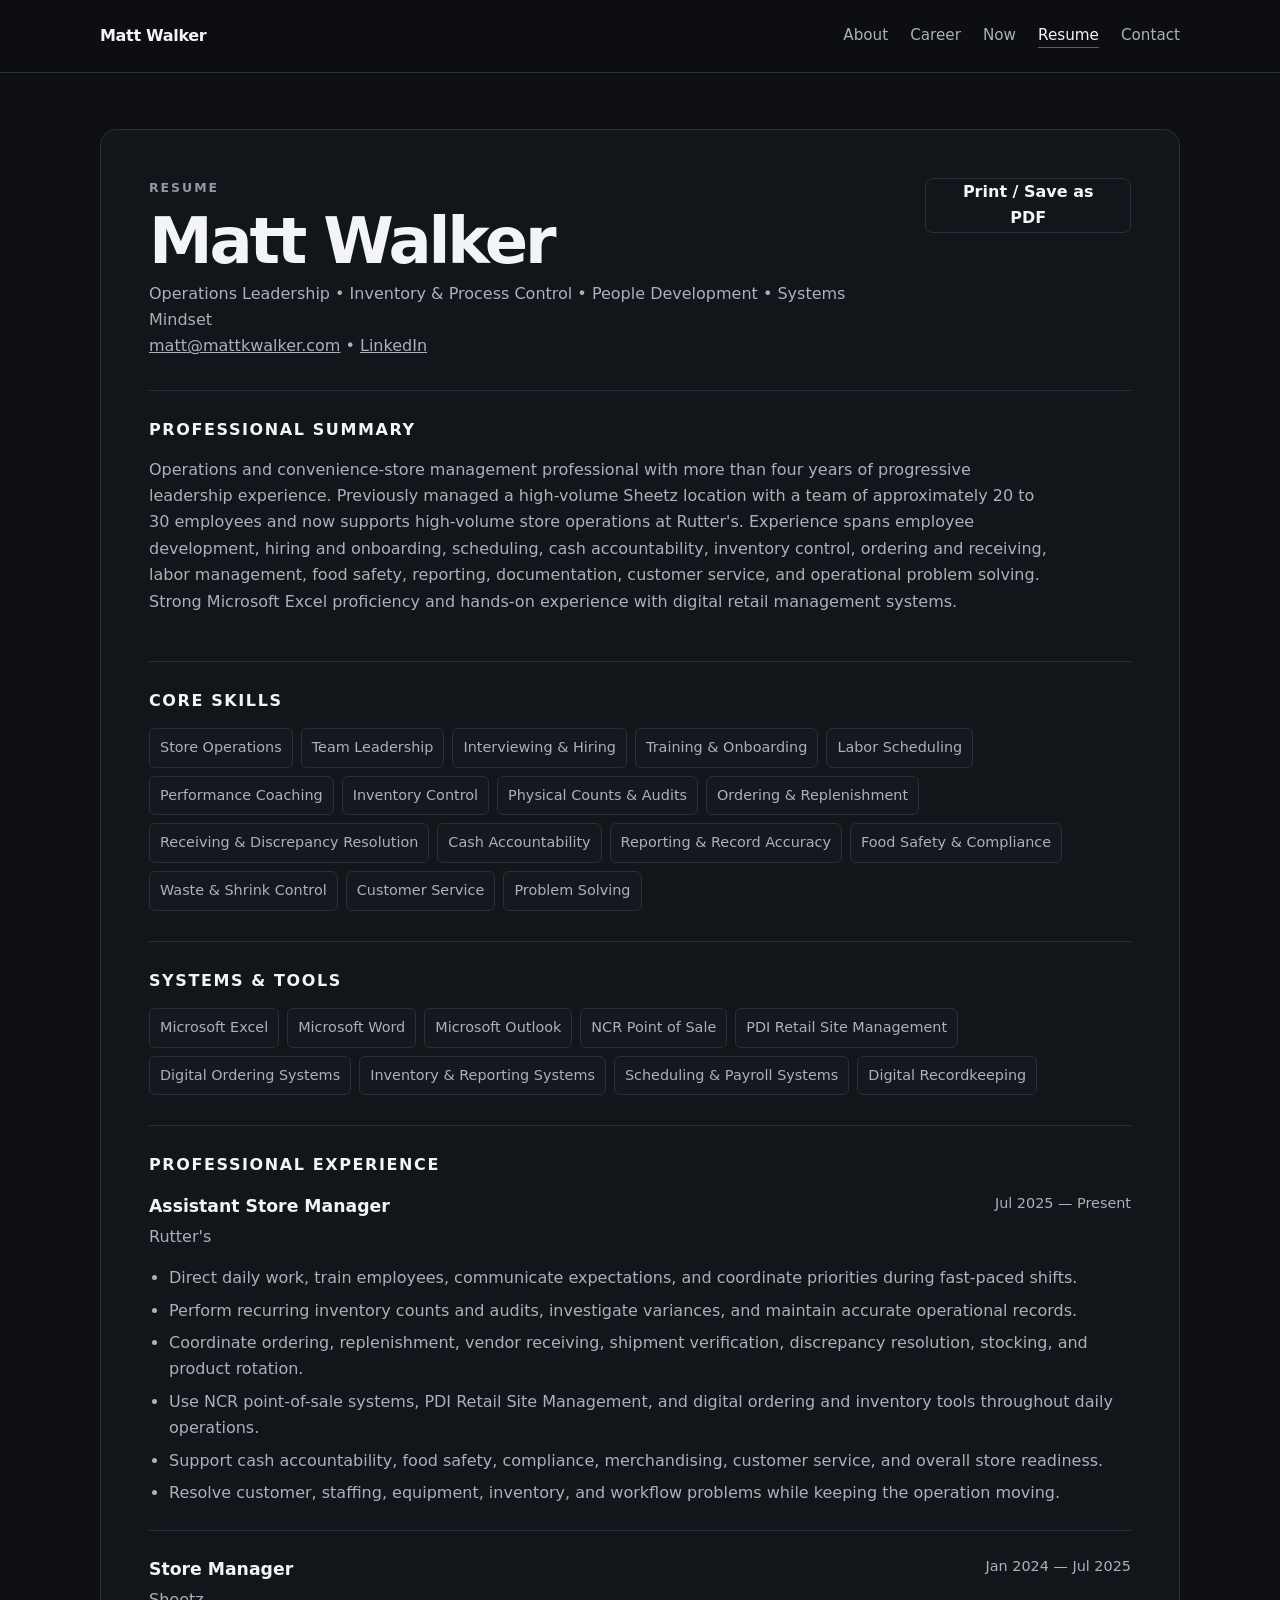
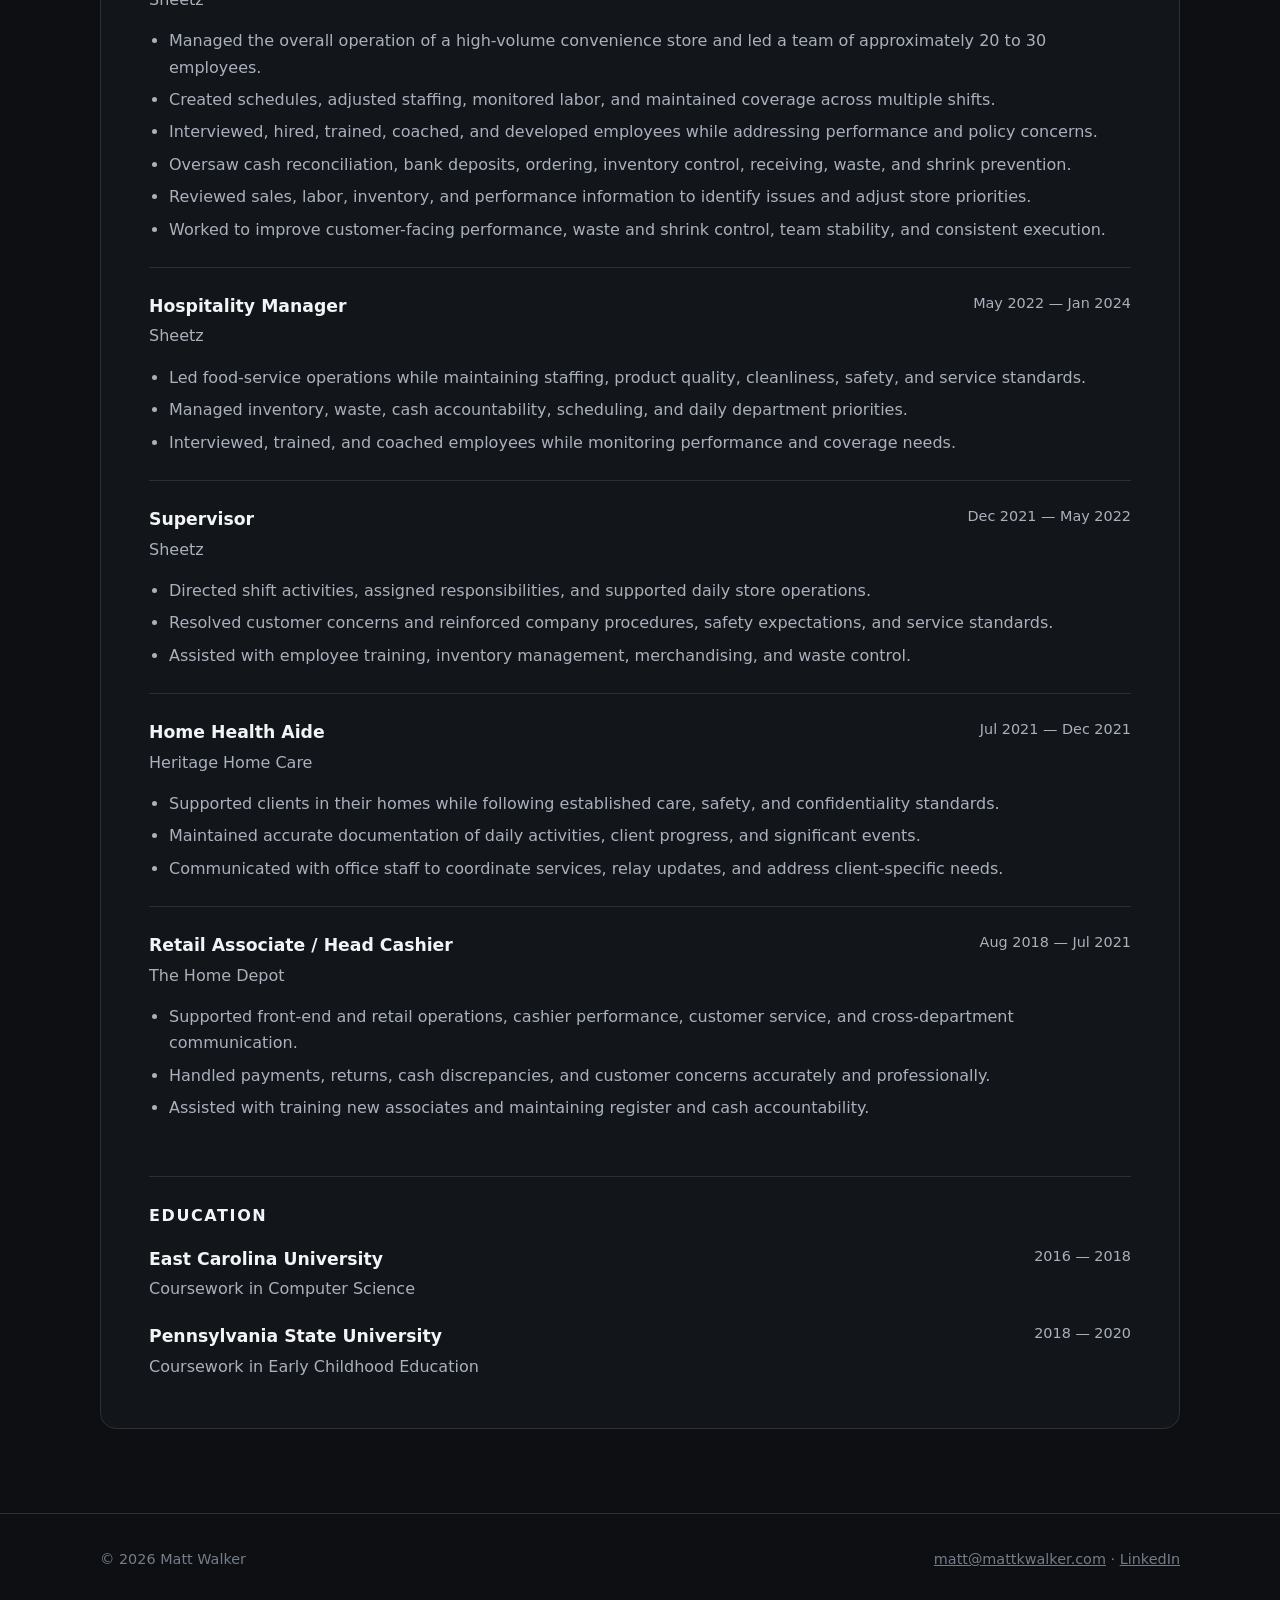
<file: resume/index.html>
<!DOCTYPE html>
<html lang="en">
<head>
  <meta charset="UTF-8">
  <meta name="viewport" content="width=device-width, initial-scale=1.0">
  <meta name="description" content="Matt Walker's professional resume covering operations leadership, retail management, inventory control, people development, systems, and administrative accuracy.">
  <meta name="author" content="Matt Walker">
  <meta name="theme-color" content="#0d0f12">
  <meta name="color-scheme" content="dark">
  <link rel="canonical" href="https://mattkwalker.com/resume/">

  <meta property="og:site_name" content="Matt Walker">
  <meta property="og:type" content="website">
  <meta property="og:title" content="Resume | Matt Walker">
  <meta property="og:description" content="Professional resume covering operations leadership, retail management, inventory, people development, systems, and store execution.">
  <meta property="og:url" content="https://mattkwalker.com/resume/">
  <meta property="og:locale" content="en_US">

  <meta name="twitter:card" content="summary">
  <meta name="twitter:title" content="Resume | Matt Walker">
  <meta name="twitter:description" content="Professional resume covering operations leadership, retail management, inventory, people development, systems, and store execution.">

  <title>Resume | Matt Walker</title>
  <link rel="icon" href="/favicon.svg" type="image/svg+xml">
  <link rel="manifest" href="/site.webmanifest">
  <link rel="stylesheet" href="/style.css">
  <link rel="stylesheet" href="/polish.css">
</head>
<body class="resume-page">
  <header class="site-header no-print">
    <div class="container nav-wrap">
      <a class="brand" href="/">Matt Walker</a>
      <nav aria-label="Primary navigation">
        <a href="/about/">About</a>
        <a href="/career/">Career</a>
        <a href="/now/">Now</a>
        <a class="active" href="/resume/">Resume</a>
        <a href="/contact/">Contact</a>
      </nav>
    </div>
  </header>

  <main>
    <section class="resume-shell">
      <div class="container resume-document">
        <div class="resume-heading">
          <div>
            <p class="eyebrow">Resume</p>
            <h1>Matt Walker</h1>
            <p class="resume-title">Operations Leadership • Inventory & Process Control • People Development • Systems Mindset</p>
            <p class="resume-title"><a href="mailto:matt@mattkwalker.com">matt@mattkwalker.com</a> • <a href="https://www.linkedin.com/in/matt-walker-426330162" target="_blank" rel="noopener noreferrer">LinkedIn</a></p>
          </div>
          <button class="button secondary no-print" onclick="window.print()">Print / Save as PDF</button>
        </div>

        <div class="resume-section">
          <h2>Professional Summary</h2>
          <p>Operations and convenience-store management professional with more than four years of progressive leadership experience. Previously managed a high-volume Sheetz location with a team of approximately 20 to 30 employees and now supports high-volume store operations at Rutter's. Experience spans employee development, hiring and onboarding, scheduling, cash accountability, inventory control, ordering and receiving, labor management, food safety, reporting, documentation, customer service, and operational problem solving. Strong Microsoft Excel proficiency and hands-on experience with digital retail management systems.</p>
        </div>

        <div class="resume-section">
          <h2>Core Skills</h2>
          <div class="skill-list">
            <span>Store Operations</span><span>Team Leadership</span><span>Interviewing & Hiring</span><span>Training & Onboarding</span><span>Labor Scheduling</span><span>Performance Coaching</span><span>Inventory Control</span><span>Physical Counts & Audits</span><span>Ordering & Replenishment</span><span>Receiving & Discrepancy Resolution</span><span>Cash Accountability</span><span>Reporting & Record Accuracy</span><span>Food Safety & Compliance</span><span>Waste & Shrink Control</span><span>Customer Service</span><span>Problem Solving</span>
          </div>
        </div>

        <div class="resume-section">
          <h2>Systems & Tools</h2>
          <div class="skill-list">
            <span>Microsoft Excel</span><span>Microsoft Word</span><span>Microsoft Outlook</span><span>NCR Point of Sale</span><span>PDI Retail Site Management</span><span>Digital Ordering Systems</span><span>Inventory & Reporting Systems</span><span>Scheduling & Payroll Systems</span><span>Digital Recordkeeping</span>
          </div>
        </div>

        <div class="resume-section">
          <h2>Professional Experience</h2>

          <article class="resume-role">
            <div class="resume-role-head"><div><strong>Assistant Store Manager</strong><span>Rutter's</span></div><time>Jul 2025 — Present</time></div>
            <ul>
              <li>Direct daily work, train employees, communicate expectations, and coordinate priorities during fast-paced shifts.</li>
              <li>Perform recurring inventory counts and audits, investigate variances, and maintain accurate operational records.</li>
              <li>Coordinate ordering, replenishment, vendor receiving, shipment verification, discrepancy resolution, stocking, and product rotation.</li>
              <li>Use NCR point-of-sale systems, PDI Retail Site Management, and digital ordering and inventory tools throughout daily operations.</li>
              <li>Support cash accountability, food safety, compliance, merchandising, customer service, and overall store readiness.</li>
              <li>Resolve customer, staffing, equipment, inventory, and workflow problems while keeping the operation moving.</li>
            </ul>
          </article>

          <article class="resume-role">
            <div class="resume-role-head"><div><strong>Store Manager</strong><span>Sheetz</span></div><time>Jan 2024 — Jul 2025</time></div>
            <ul>
              <li>Managed the overall operation of a high-volume convenience store and led a team of approximately 20 to 30 employees.</li>
              <li>Created schedules, adjusted staffing, monitored labor, and maintained coverage across multiple shifts.</li>
              <li>Interviewed, hired, trained, coached, and developed employees while addressing performance and policy concerns.</li>
              <li>Oversaw cash reconciliation, bank deposits, ordering, inventory control, receiving, waste, and shrink prevention.</li>
              <li>Reviewed sales, labor, inventory, and performance information to identify issues and adjust store priorities.</li>
              <li>Worked to improve customer-facing performance, waste and shrink control, team stability, and consistent execution.</li>
            </ul>
          </article>

          <article class="resume-role">
            <div class="resume-role-head"><div><strong>Hospitality Manager</strong><span>Sheetz</span></div><time>May 2022 — Jan 2024</time></div>
            <ul>
              <li>Led food-service operations while maintaining staffing, product quality, cleanliness, safety, and service standards.</li>
              <li>Managed inventory, waste, cash accountability, scheduling, and daily department priorities.</li>
              <li>Interviewed, trained, and coached employees while monitoring performance and coverage needs.</li>
            </ul>
          </article>

          <article class="resume-role">
            <div class="resume-role-head"><div><strong>Supervisor</strong><span>Sheetz</span></div><time>Dec 2021 — May 2022</time></div>
            <ul>
              <li>Directed shift activities, assigned responsibilities, and supported daily store operations.</li>
              <li>Resolved customer concerns and reinforced company procedures, safety expectations, and service standards.</li>
              <li>Assisted with employee training, inventory management, merchandising, and waste control.</li>
            </ul>
          </article>

          <article class="resume-role">
            <div class="resume-role-head"><div><strong>Home Health Aide</strong><span>Heritage Home Care</span></div><time>Jul 2021 — Dec 2021</time></div>
            <ul>
              <li>Supported clients in their homes while following established care, safety, and confidentiality standards.</li>
              <li>Maintained accurate documentation of daily activities, client progress, and significant events.</li>
              <li>Communicated with office staff to coordinate services, relay updates, and address client-specific needs.</li>
            </ul>
          </article>

          <article class="resume-role">
            <div class="resume-role-head"><div><strong>Retail Associate / Head Cashier</strong><span>The Home Depot</span></div><time>Aug 2018 — Jul 2021</time></div>
            <ul>
              <li>Supported front-end and retail operations, cashier performance, customer service, and cross-department communication.</li>
              <li>Handled payments, returns, cash discrepancies, and customer concerns accurately and professionally.</li>
              <li>Assisted with training new associates and maintaining register and cash accountability.</li>
            </ul>
          </article>
        </div>

        <div class="resume-section">
          <h2>Education</h2>
          <div class="resume-role-head education-line">
            <div><strong>East Carolina University</strong><span>Coursework in Computer Science</span></div>
            <time>2016 — 2018</time>
          </div>
          <div class="resume-role-head education-line" style="margin-top: 18px;">
            <div><strong>Pennsylvania State University</strong><span>Coursework in Early Childhood Education</span></div>
            <time>2018 — 2020</time>
          </div>
        </div>
      </div>
    </section>
  </main>

  <footer class="no-print"><div class="container footer-wrap"><span>© 2026 Matt Walker</span><span><a href="mailto:matt@mattkwalker.com">matt@mattkwalker.com</a> · <a href="https://www.linkedin.com/in/matt-walker-426330162" target="_blank" rel="noopener noreferrer">LinkedIn</a></span></div></footer>
</body>
</html>
</file>
<file: style.css>
* {
  box-sizing: border-box;
}

:root {
  --bg: #0d0f12;
  --surface: #15191f;
  --surface-2: #1b2028;
  --text: #f3f4f6;
  --muted: #aab1bc;
  --line: #2a3039;
  --accent: #dfe4ea;
}

html {
  scroll-behavior: smooth;
}

body {
  margin: 0;
  font-family: Inter, ui-sans-serif, system-ui, -apple-system, BlinkMacSystemFont, "Segoe UI", sans-serif;
  background: var(--bg);
  color: var(--text);
  line-height: 1.65;
}

a {
  color: inherit;
}

button {
  font: inherit;
}

.container {
  width: min(1080px, 90%);
  margin: 0 auto;
}

.site-header {
  position: sticky;
  top: 0;
  z-index: 10;
  backdrop-filter: blur(14px);
  background: rgba(13, 15, 18, 0.88);
  border-bottom: 1px solid var(--line);
}

.nav-wrap {
  min-height: 72px;
  display: flex;
  align-items: center;
  justify-content: space-between;
  gap: 28px;
}

.brand {
  text-decoration: none;
  font-weight: 750;
  letter-spacing: -0.02em;
}

nav {
  display: flex;
  flex-wrap: wrap;
  gap: 22px;
}

nav a {
  text-decoration: none;
  color: var(--muted);
  font-size: 0.95rem;
}

nav a:hover,
nav a.active {
  color: var(--text);
}

nav a.active {
  text-decoration: underline;
  text-decoration-color: #59616c;
  text-underline-offset: 7px;
}

.hero,
.page-hero {
  padding: 110px 0 90px;
  border-top: 0;
}

.page-hero {
  padding-bottom: 72px;
}

.hero h1,
.page-hero h1 {
  max-width: 960px;
  margin: 12px 0 28px;
  font-size: clamp(2.8rem, 7vw, 5.5rem);
  line-height: 1.02;
  letter-spacing: -0.055em;
}

.page-hero h1 {
  max-width: 900px;
  font-size: clamp(2.7rem, 6vw, 4.8rem);
}

.hero-copy {
  max-width: 800px;
  margin: 0;
  color: var(--muted);
  font-size: clamp(1.05rem, 2vw, 1.25rem);
}

.eyebrow {
  margin: 0 0 10px;
  color: #8f98a5;
  font-size: 0.78rem;
  font-weight: 700;
  letter-spacing: 0.16em;
  text-transform: uppercase;
}

.actions {
  display: flex;
  flex-wrap: wrap;
  gap: 12px;
  margin-top: 32px;
}

.button {
  display: inline-flex;
  align-items: center;
  justify-content: center;
  min-height: 46px;
  padding: 0 18px;
  border: 1px solid transparent;
  border-radius: 8px;
  text-decoration: none;
  font-weight: 700;
  cursor: pointer;
  transition: transform 0.15s ease, background 0.15s ease, border-color 0.15s ease;
}

.button:hover {
  transform: translateY(-1px);
}

.button.primary {
  background: var(--text);
  color: #101216;
}

.button.secondary {
  background: transparent;
  border-color: var(--line);
  color: var(--text);
}

.button.secondary:hover {
  background: var(--surface);
}

.text-link {
  display: inline-block;
  margin-top: 10px;
  color: var(--text);
  font-weight: 700;
  text-decoration: none;
}

.text-link:hover {
  text-decoration: underline;
  text-underline-offset: 4px;
}

.hero-facts {
  display: grid;
  grid-template-columns: repeat(3, minmax(0, 1fr));
  gap: 1px;
  margin-top: 68px;
  overflow: hidden;
  border: 1px solid var(--line);
  border-radius: 14px;
  background: var(--line);
}

.fact {
  min-height: 145px;
  padding: 25px;
  display: flex;
  flex-direction: column;
  justify-content: space-between;
  background: var(--surface);
}

.fact strong {
  font-size: clamp(2rem, 4vw, 3rem);
  line-height: 1;
  letter-spacing: -0.04em;
}

.fact span {
  max-width: 230px;
  color: var(--muted);
  font-size: 0.92rem;
  line-height: 1.4;
}

section {
  padding: 84px 0;
  border-top: 1px solid var(--line);
}

h2 {
  margin: 0;
  max-width: 780px;
  font-size: clamp(2rem, 4vw, 3.2rem);
  line-height: 1.12;
  letter-spacing: -0.035em;
}

h3 {
  margin: 8px 0 12px;
  font-size: 1.25rem;
  line-height: 1.3;
}

p {
  margin-top: 0;
}

.two-column {
  display: grid;
  grid-template-columns: 0.95fr 1.05fr;
  gap: 64px;
  align-items: start;
}

.compact-section {
  align-items: center;
}

.section-copy {
  color: var(--muted);
  font-size: 1.05rem;
}

.section-copy p:last-child {
  margin-bottom: 0;
}

.timeline {
  margin-top: 12px;
  border-top: 1px solid var(--line);
}

.timeline-item {
  position: relative;
  display: grid;
  grid-template-columns: 0.72fr 1.28fr;
  gap: 54px;
  padding: 36px 0;
  border-bottom: 1px solid var(--line);
}

.timeline-item.current::before {
  content: "";
  position: absolute;
  left: -18px;
  top: 44px;
  width: 7px;
  height: 7px;
  border-radius: 50%;
  background: var(--text);
}

.timeline-meta {
  display: flex;
  flex-direction: column;
  gap: 6px;
}

.timeline-date,
.timeline-company {
  color: #8f98a5;
  font-size: 0.8rem;
  font-weight: 700;
  letter-spacing: 0.1em;
  text-transform: uppercase;
}

.timeline-company {
  color: var(--text);
  letter-spacing: 0.04em;
}

.timeline-content h3 {
  margin-top: 0;
  font-size: 1.55rem;
  letter-spacing: -0.025em;
}

.timeline-content > p,
.card p,
.capability-card p {
  color: var(--muted);
}

.clean-list {
  margin: 22px 0 0;
  padding-left: 20px;
  color: var(--muted);
}

.clean-list.compact {
  margin-top: 18px;
}

.clean-list li + li {
  margin-top: 8px;
}

.capability-grid {
  display: grid;
  grid-template-columns: repeat(2, minmax(0, 1fr));
  gap: 18px;
  margin-top: 34px;
}

.capability-card {
  padding: 28px;
  background: linear-gradient(180deg, var(--surface-2), var(--surface));
  border: 1px solid var(--line);
  border-radius: 14px;
}

.capability-topline {
  display: flex;
  justify-content: space-between;
  gap: 20px;
  margin-bottom: 34px;
  color: #7f8895;
  font-size: 0.76rem;
  font-weight: 700;
  letter-spacing: 0.12em;
  text-transform: uppercase;
}

.capability-card h3 {
  font-size: 1.4rem;
  letter-spacing: -0.02em;
}

.capability-card p:last-child {
  margin-bottom: 0;
}

.card-grid {
  display: grid;
  grid-template-columns: repeat(3, minmax(0, 1fr));
  gap: 18px;
  margin-top: 34px;
}

.card {
  min-height: 275px;
  padding: 26px;
  background: var(--surface);
  border: 1px solid var(--line);
  border-radius: 14px;
}

.card-number {
  display: inline-block;
  margin-bottom: 46px;
  color: #7f8895;
  font-size: 0.8rem;
  font-weight: 700;
  letter-spacing: 0.1em;
}

.link-grid {
  display: grid;
  grid-template-columns: repeat(3, minmax(0, 1fr));
  gap: 18px;
  margin-top: 28px;
}

.link-card {
  min-height: 205px;
  padding: 26px;
  display: flex;
  flex-direction: column;
  justify-content: space-between;
  gap: 18px;
  text-decoration: none;
  background: var(--surface);
  border: 1px solid var(--line);
  border-radius: 14px;
  transition: transform 0.15s ease, border-color 0.15s ease;
}

.link-card:hover {
  transform: translateY(-2px);
  border-color: #4a5360;
}

.link-card span,
.link-card small {
  color: #87909c;
}

.link-card span {
  font-size: 0.76rem;
  font-weight: 700;
  letter-spacing: 0.13em;
  text-transform: uppercase;
}

.link-card strong {
  font-size: 1.28rem;
  line-height: 1.25;
  letter-spacing: -0.02em;
}

.link-card small {
  font-size: 0.92rem;
}

.path-strip {
  display: grid;
  grid-template-columns: 1fr auto 1fr auto 1fr;
  align-items: center;
  gap: 18px;
  margin-top: 30px;
  padding: 28px;
  background: var(--surface);
  border: 1px solid var(--line);
  border-radius: 14px;
}

.path-strip > div:not(.path-arrow) {
  display: flex;
  flex-direction: column;
  gap: 7px;
}

.path-strip span {
  color: #87909c;
  font-size: 0.76rem;
  font-weight: 700;
  letter-spacing: 0.12em;
  text-transform: uppercase;
}

.path-strip strong {
  font-size: 1.05rem;
}

.path-arrow {
  color: #68717d;
  font-size: 1.35rem;
}

.resume-shell {
  padding: 56px 0 84px;
  border-top: 0;
}

.resume-document {
  padding: 48px;
  background: #12151a;
  border: 1px solid var(--line);
  border-radius: 16px;
}

.resume-heading {
  display: flex;
  justify-content: space-between;
  align-items: flex-start;
  gap: 32px;
  padding-bottom: 30px;
  border-bottom: 1px solid var(--line);
}

.resume-heading h1 {
  margin: 2px 0 8px;
  font-size: clamp(2.5rem, 5vw, 4rem);
  line-height: 1;
  letter-spacing: -0.05em;
}

.resume-title {
  margin: 0;
  color: var(--muted);
}

.resume-section {
  padding: 30px 0;
  border-bottom: 1px solid var(--line);
}

.resume-section:last-child {
  border-bottom: 0;
  padding-bottom: 0;
}

.resume-section h2 {
  margin-bottom: 18px;
  font-size: 1rem;
  letter-spacing: 0.1em;
  text-transform: uppercase;
}

.resume-section > p {
  max-width: 900px;
  color: var(--muted);
}

.skill-list {
  display: flex;
  flex-wrap: wrap;
  gap: 8px;
}

.skill-list span {
  padding: 7px 10px;
  color: var(--muted);
  background: var(--surface);
  border: 1px solid var(--line);
  border-radius: 6px;
  font-size: 0.9rem;
}

.resume-role {
  padding: 24px 0;
  border-top: 1px solid var(--line);
}

.resume-role:first-of-type {
  border-top: 0;
  padding-top: 0;
}

.resume-role-head {
  display: flex;
  justify-content: space-between;
  align-items: flex-start;
  gap: 30px;
}

.resume-role-head > div {
  display: flex;
  flex-direction: column;
  gap: 3px;
}

.resume-role-head strong {
  font-size: 1.08rem;
}

.resume-role-head span,
.resume-role-head time,
.resume-role li {
  color: var(--muted);
}

.resume-role-head time {
  white-space: nowrap;
  font-size: 0.9rem;
}

.resume-role ul {
  margin: 15px 0 0;
  padding-left: 20px;
}

.resume-role li + li {
  margin-top: 6px;
}

.education-line {
  padding-top: 2px;
}

footer {
  padding: 34px 0;
  color: #747d89;
  font-size: 0.9rem;
  border-top: 1px solid var(--line);
}

.footer-wrap {
  display: flex;
  justify-content: space-between;
  gap: 20px;
}

@media (max-width: 820px) {
  .nav-wrap {
    align-items: flex-start;
    flex-direction: column;
    padding: 18px 0;
  }

  nav {
    gap: 14px 18px;
  }

  .hero,
  .page-hero {
    padding: 78px 0 72px;
  }

  section {
    padding: 66px 0;
  }

  .hero-facts,
  .two-column,
  .timeline-item,
  .capability-grid,
  .card-grid,
  .link-grid {
    grid-template-columns: 1fr;
  }

  .hero-facts {
    gap: 1px;
    margin-top: 48px;
  }

  .fact {
    min-height: 120px;
  }

  .two-column,
  .timeline-item {
    gap: 26px;
  }

  .timeline-item.current::before {
    display: none;
  }

  .card {
    min-height: auto;
  }

  .card-number {
    margin-bottom: 24px;
  }

  .path-strip {
    grid-template-columns: 1fr;
  }

  .path-arrow {
    transform: rotate(90deg);
    width: 20px;
  }

  .resume-document {
    padding: 30px;
  }

  .resume-heading,
  .resume-role-head {
    flex-direction: column;
    gap: 14px;
  }
}

@media (max-width: 520px) {
  .container {
    width: min(92%, 1080px);
  }

  nav a {
    font-size: 0.9rem;
  }

  .hero h1,
  .page-hero h1 {
    font-size: clamp(2.45rem, 13.5vw, 4rem);
  }

  .actions,
  .actions .button {
    width: 100%;
  }

  .resume-document {
    width: 94%;
    padding: 22px;
  }

  .footer-wrap {
    flex-direction: column;
    gap: 6px;
  }
}

@media print {
  :root {
    --bg: #ffffff;
    --surface: #ffffff;
    --surface-2: #ffffff;
    --text: #111111;
    --muted: #444444;
    --line: #d9d9d9;
  }

  body,
  .resume-document {
    background: #ffffff;
    color: #111111;
  }

  .no-print {
    display: none !important;
  }

  .resume-shell {
    padding: 0;
  }

  .resume-document {
    width: 100%;
    max-width: none;
    padding: 0;
    border: 0;
    border-radius: 0;
  }

  .resume-heading h1 {
    font-size: 32pt;
  }

  .resume-section {
    break-inside: avoid;
  }

  .resume-role {
    break-inside: avoid;
  }
}
</file>
<file: polish.css>
/* Small progressive enhancements layered over the main stylesheet. */

body {
  text-rendering: optimizeLegibility;
  -webkit-font-smoothing: antialiased;
}

nav a {
  padding: 8px 0;
}

section[id] {
  scroll-margin-top: 96px;
}

:focus-visible {
  outline: 2px solid #f3f4f6;
  outline-offset: 4px;
  border-radius: 3px;
}

@media (max-width: 620px) {
  .nav-wrap {
    gap: 10px;
  }

  nav {
    width: 100%;
    flex-wrap: nowrap;
    overflow-x: auto;
    gap: 18px;
    padding-bottom: 2px;
    scrollbar-width: none;
    -webkit-overflow-scrolling: touch;
  }

  nav::-webkit-scrollbar {
    display: none;
  }

  nav a {
    flex: 0 0 auto;
    white-space: nowrap;
  }

  .resume-document {
    padding: 28px 20px;
  }

  .resume-role-head,
  .resume-heading {
    gap: 14px;
  }
}

@media (prefers-reduced-motion: reduce) {
  html {
    scroll-behavior: auto;
  }

  *,
  *::before,
  *::after {
    scroll-behavior: auto !important;
    transition-duration: 0.01ms !important;
    animation-duration: 0.01ms !important;
    animation-iteration-count: 1 !important;
  }

  .button:hover,
  .link-card:hover {
    transform: none;
  }
}
</file>
